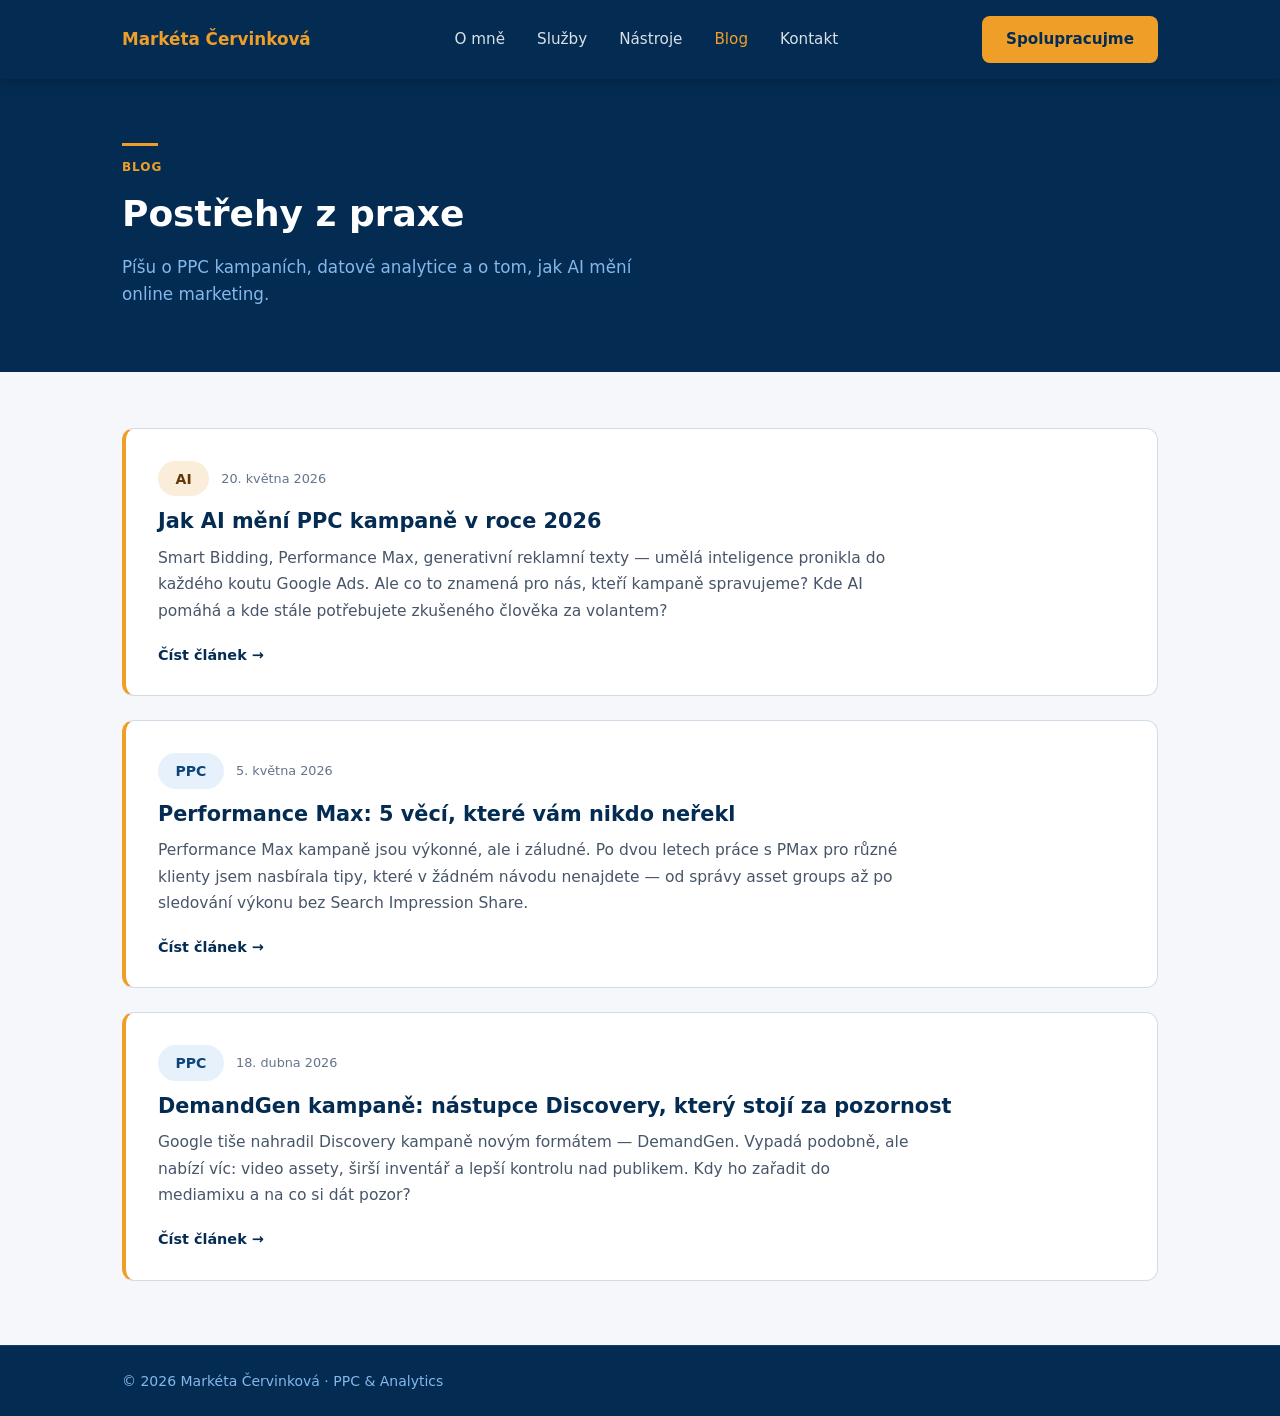
<file: blog.html>
<!DOCTYPE html>
<html lang="cs">
  <head>
    <meta charset="UTF-8" />
    <meta name="viewport" content="width=device-width, initial-scale=1.0" />
    <title>Blog — Markéta Červinková</title>
    <link rel="stylesheet" href="css/style.css" />
    <link rel="stylesheet" href="css/blog.css" />
  </head>
  <body>

    <!-- NAVIGACE -->
    <header class="navbar">
      <div class="navbar__inner">
        <a href="index.html" class="navbar__logo">Markéta Červinková</a>
        <nav class="navbar__links">
          <a href="index.html#o-mne">O mně</a>
          <a href="index.html#sluzby">Služby</a>
          <a href="index.html#nastroje">Nástroje</a>
          <a href="blog.html" class="navbar__link--active">Blog</a>
          <a href="index.html#kontakt">Kontakt</a>
        </nav>
        <a href="index.html#kontakt" class="btn btn--accent">Spolupracujme</a>
      </div>
    </header>

    <!-- PAGE HEADER -->
    <section class="page-header">
      <div class="section-inner">
        <div class="deco-bar"></div>
        <p class="section-label">Blog</p>
        <h1>Postřehy z praxe</h1>
        <p class="page-header__sub">Píšu o PPC kampaních, datové analytice a o tom, jak AI mění online marketing.</p>
      </div>
    </section>

    <!-- SEZNAM ČLÁNKŮ -->
    <main class="blog-main">
      <div class="section-inner">
        <div class="article-list">

          <article class="article-card">
            <div class="article-card__meta">
              <span class="chip chip--gold">AI</span>
              <time class="article-card__date">20. května 2026</time>
            </div>
            <h2 class="article-card__title">
              <a href="blog/ai-v-ppc-kampanich.html">Jak AI mění PPC kampaně v roce 2026</a>
            </h2>
            <p class="article-card__excerpt">
              Smart Bidding, Performance Max, generativní reklamní texty — umělá inteligence pronikla do každého koutu Google Ads. Ale co to znamená pro nás, kteří kampaně spravujeme? Kde AI pomáhá a kde stále potřebujete zkušeného člověka za volantem?
            </p>
            <a href="blog/ai-v-ppc-kampanich.html" class="article-card__link">Číst článek →</a>
          </article>

          <article class="article-card">
            <div class="article-card__meta">
              <span class="chip chip--blue">PPC</span>
              <time class="article-card__date">5. května 2026</time>
            </div>
            <h2 class="article-card__title">
              <a href="blog/performance-max.html">Performance Max: 5 věcí, které vám nikdo neřekl</a>
            </h2>
            <p class="article-card__excerpt">
              Performance Max kampaně jsou výkonné, ale i záludné. Po dvou letech práce s PMax pro různé klienty jsem nasbírala tipy, které v žádném návodu nenajdete — od správy asset groups až po sledování výkonu bez Search Impression Share.
            </p>
            <a href="blog/performance-max.html" class="article-card__link">Číst článek →</a>
          </article>

          <article class="article-card">
            <div class="article-card__meta">
              <span class="chip chip--blue">PPC</span>
              <time class="article-card__date">18. dubna 2026</time>
            </div>
            <h2 class="article-card__title">
              <a href="blog/demandgen-kampane.html">DemandGen kampaně: nástupce Discovery, který stojí za pozornost</a>
            </h2>
            <p class="article-card__excerpt">
              Google tiše nahradil Discovery kampaně novým formátem — DemandGen. Vypadá podobně, ale nabízí víc: video assety, širší inventář a lepší kontrolu nad publikem. Kdy ho zařadit do mediamixu a na co si dát pozor?
            </p>
            <a href="blog/demandgen-kampane.html" class="article-card__link">Číst článek →</a>
          </article>

        </div>
      </div>
    </main>

    <!-- FOOTER -->
    <footer class="footer">
      <div class="footer__inner">
        <p>© 2026 Markéta Červinková · PPC & Analytics</p>
      </div>
    </footer>

  </body>
</html>
</file>
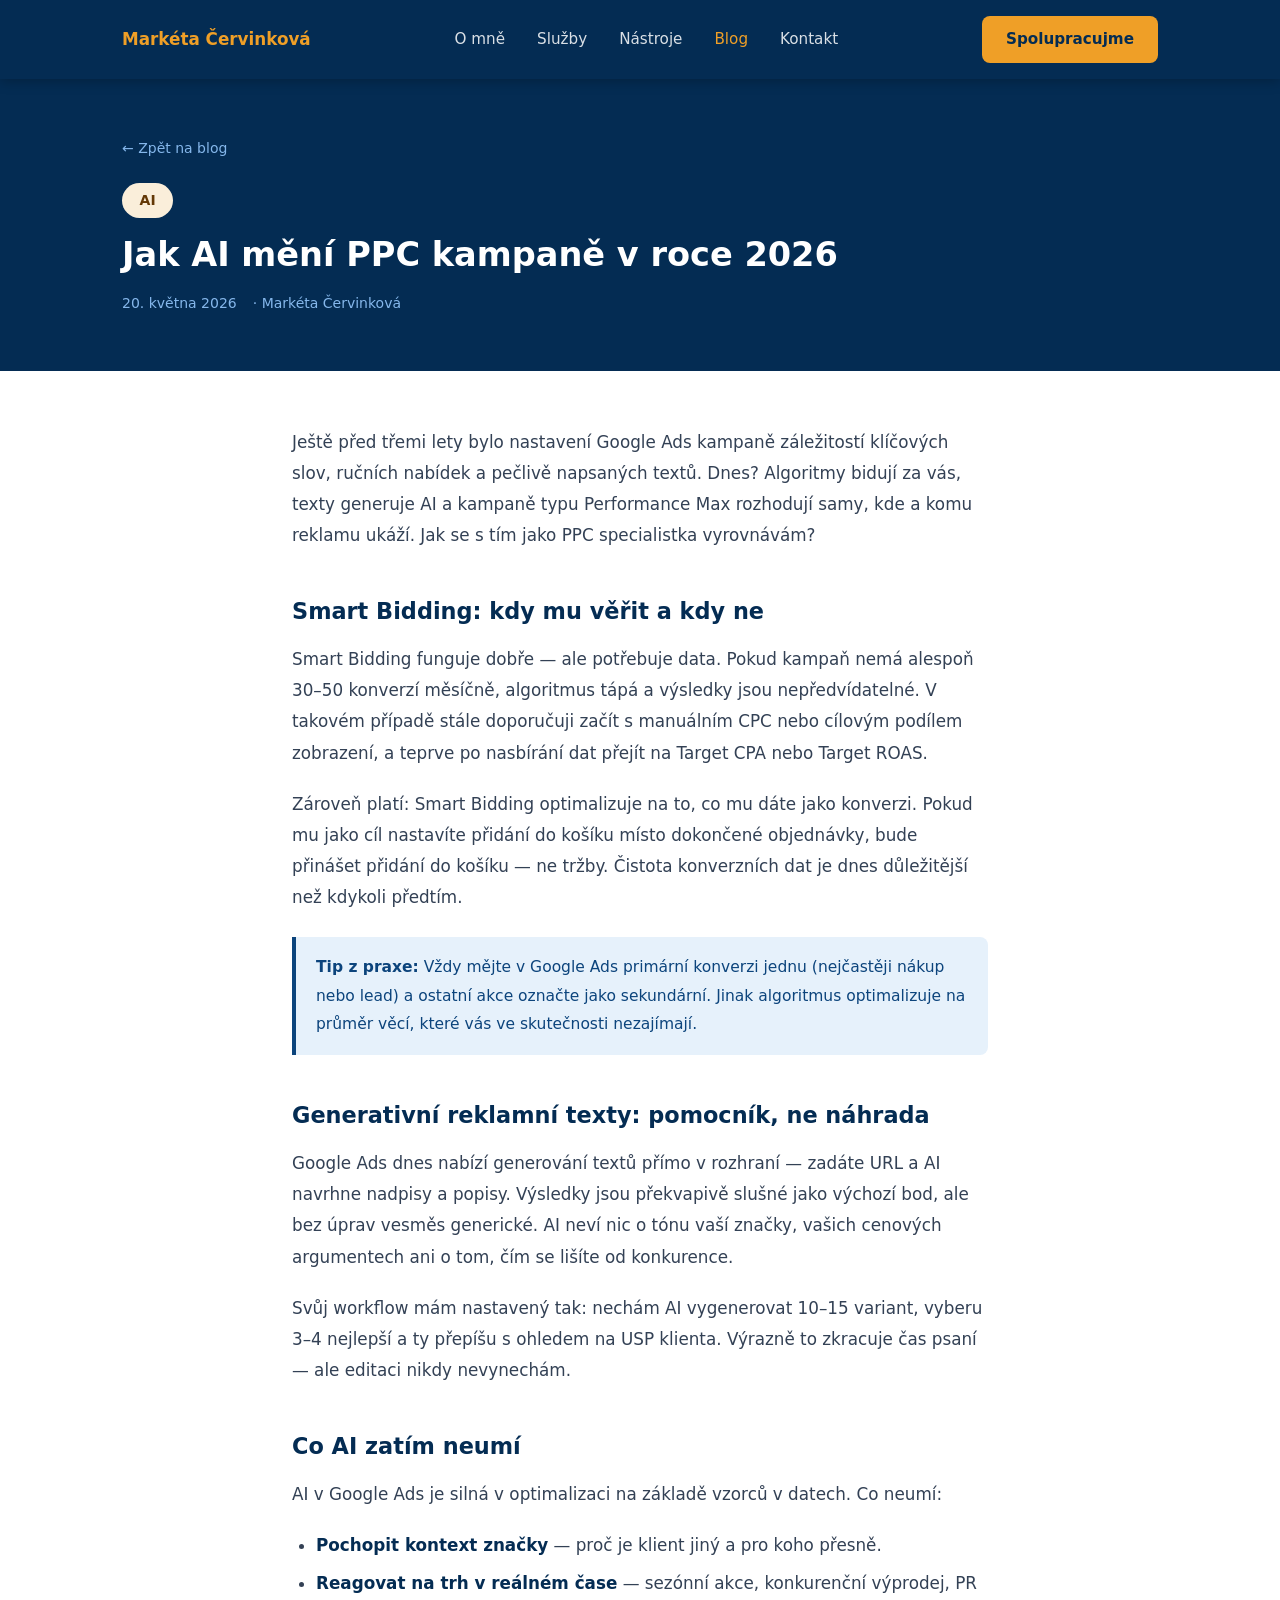
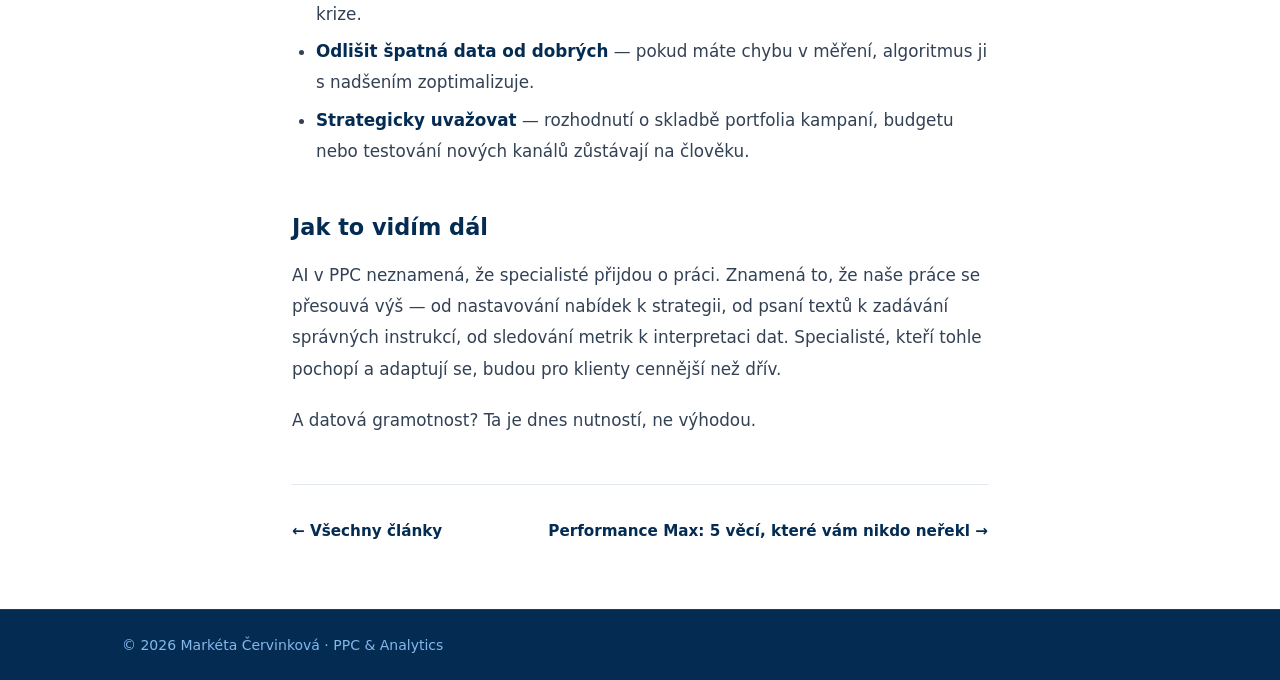
<file: blog/ai-v-ppc-kampanich.html>
<!DOCTYPE html>
<html lang="cs">
  <head>
    <meta charset="UTF-8" />
    <meta name="viewport" content="width=device-width, initial-scale=1.0" />
    <title>Jak AI mění PPC kampaně v roce 2026 — Markéta Červinková</title>
    <link rel="stylesheet" href="../css/style.css" />
    <link rel="stylesheet" href="../css/blog.css" />
  </head>
  <body>

    <header class="navbar">
      <div class="navbar__inner">
        <a href="../index.html" class="navbar__logo">Markéta Červinková</a>
        <nav class="navbar__links">
          <a href="../index.html#o-mne">O mně</a>
          <a href="../index.html#sluzby">Služby</a>
          <a href="../index.html#nastroje">Nástroje</a>
          <a href="../blog.html" class="navbar__link--active">Blog</a>
          <a href="../index.html#kontakt">Kontakt</a>
        </nav>
        <a href="../index.html#kontakt" class="btn btn--accent">Spolupracujme</a>
      </div>
    </header>

    <section class="article-header">
      <div class="section-inner">
        <a href="../blog.html" class="article-header__back">← Zpět na blog</a>
        <div class="article-header__meta" style="margin-bottom: 1rem;">
          <span class="chip chip--gold">AI</span>
        </div>
        <h1>Jak AI mění PPC kampaně v roce 2026</h1>
        <div class="article-header__meta">
          <span class="article-header__date">20. května 2026</span>
          <span class="article-header__author">· Markéta Červinková</span>
        </div>
      </div>
    </section>

    <section class="article-body">
      <div class="section-inner">
        <div class="article-content">

          <p>
            Ještě před třemi lety bylo nastavení Google Ads kampaně záležitostí klíčových slov, ručních nabídek a pečlivě napsaných textů. Dnes? Algoritmy bidují za vás, texty generuje AI a kampaně typu Performance Max rozhodují samy, kde a komu reklamu ukáží. Jak se s tím jako PPC specialistka vyrovnávám?
          </p>

          <h2>Smart Bidding: kdy mu věřit a kdy ne</h2>
          <p>
            Smart Bidding funguje dobře — ale potřebuje data. Pokud kampaň nemá alespoň 30–50 konverzí měsíčně, algoritmus tápá a výsledky jsou nepředvídatelné. V takovém případě stále doporučuji začít s manuálním CPC nebo cílovým podílem zobrazení, a teprve po nasbírání dat přejít na Target CPA nebo Target ROAS.
          </p>
          <p>
            Zároveň platí: Smart Bidding optimalizuje na to, co mu dáte jako konverzi. Pokud mu jako cíl nastavíte přidání do košíku místo dokončené objednávky, bude přinášet přidání do košíku — ne tržby. Čistota konverzních dat je dnes důležitější než kdykoli předtím.
          </p>

          <div class="tip">
            <strong>Tip z praxe:</strong> Vždy mějte v Google Ads primární konverzi jednu (nejčastěji nákup nebo lead) a ostatní akce označte jako sekundární. Jinak algoritmus optimalizuje na průměr věcí, které vás ve skutečnosti nezajímají.
          </div>

          <h2>Generativní reklamní texty: pomocník, ne náhrada</h2>
          <p>
            Google Ads dnes nabízí generování textů přímo v rozhraní — zadáte URL a AI navrhne nadpisy a popisy. Výsledky jsou překvapivě slušné jako výchozí bod, ale bez úprav vesměs generické. AI neví nic o tónu vaší značky, vašich cenových argumentech ani o tom, čím se lišíte od konkurence.
          </p>
          <p>
            Svůj workflow mám nastavený tak: nechám AI vygenerovat 10–15 variant, vyberu 3–4 nejlepší a ty přepíšu s ohledem na USP klienta. Výrazně to zkracuje čas psaní — ale editaci nikdy nevynechám.
          </p>

          <h2>Co AI zatím neumí</h2>
          <p>
            AI v Google Ads je silná v optimalizaci na základě vzorců v datech. Co neumí:
          </p>
          <ul>
            <li><strong>Pochopit kontext značky</strong> — proč je klient jiný a pro koho přesně.</li>
            <li><strong>Reagovat na trh v reálném čase</strong> — sezónní akce, konkurenční výprodej, PR krize.</li>
            <li><strong>Odlišit špatná data od dobrých</strong> — pokud máte chybu v měření, algoritmus ji s nadšením zoptimalizuje.</li>
            <li><strong>Strategicky uvažovat</strong> — rozhodnutí o skladbě portfolia kampaní, budgetu nebo testování nových kanálů zůstávají na člověku.</li>
          </ul>

          <h2>Jak to vidím dál</h2>
          <p>
            AI v PPC neznamená, že specialisté přijdou o práci. Znamená to, že naše práce se přesouvá výš — od nastavování nabídek k strategii, od psaní textů k zadávání správných instrukcí, od sledování metrik k interpretaci dat. Specialisté, kteří tohle pochopí a adaptují se, budou pro klienty cennější než dřív.
          </p>
          <p>
            A datová gramotnost? Ta je dnes nutností, ne výhodou.
          </p>

          <div class="article-nav">
            <a href="../blog.html">← Všechny články</a>
            <a href="performance-max.html">Performance Max: 5 věcí, které vám nikdo neřekl →</a>
          </div>

        </div>
      </div>
    </section>

    <footer class="footer">
      <div class="footer__inner">
        <p>© 2026 Markéta Červinková · PPC & Analytics</p>
      </div>
    </footer>

  </body>
</html>
</file>
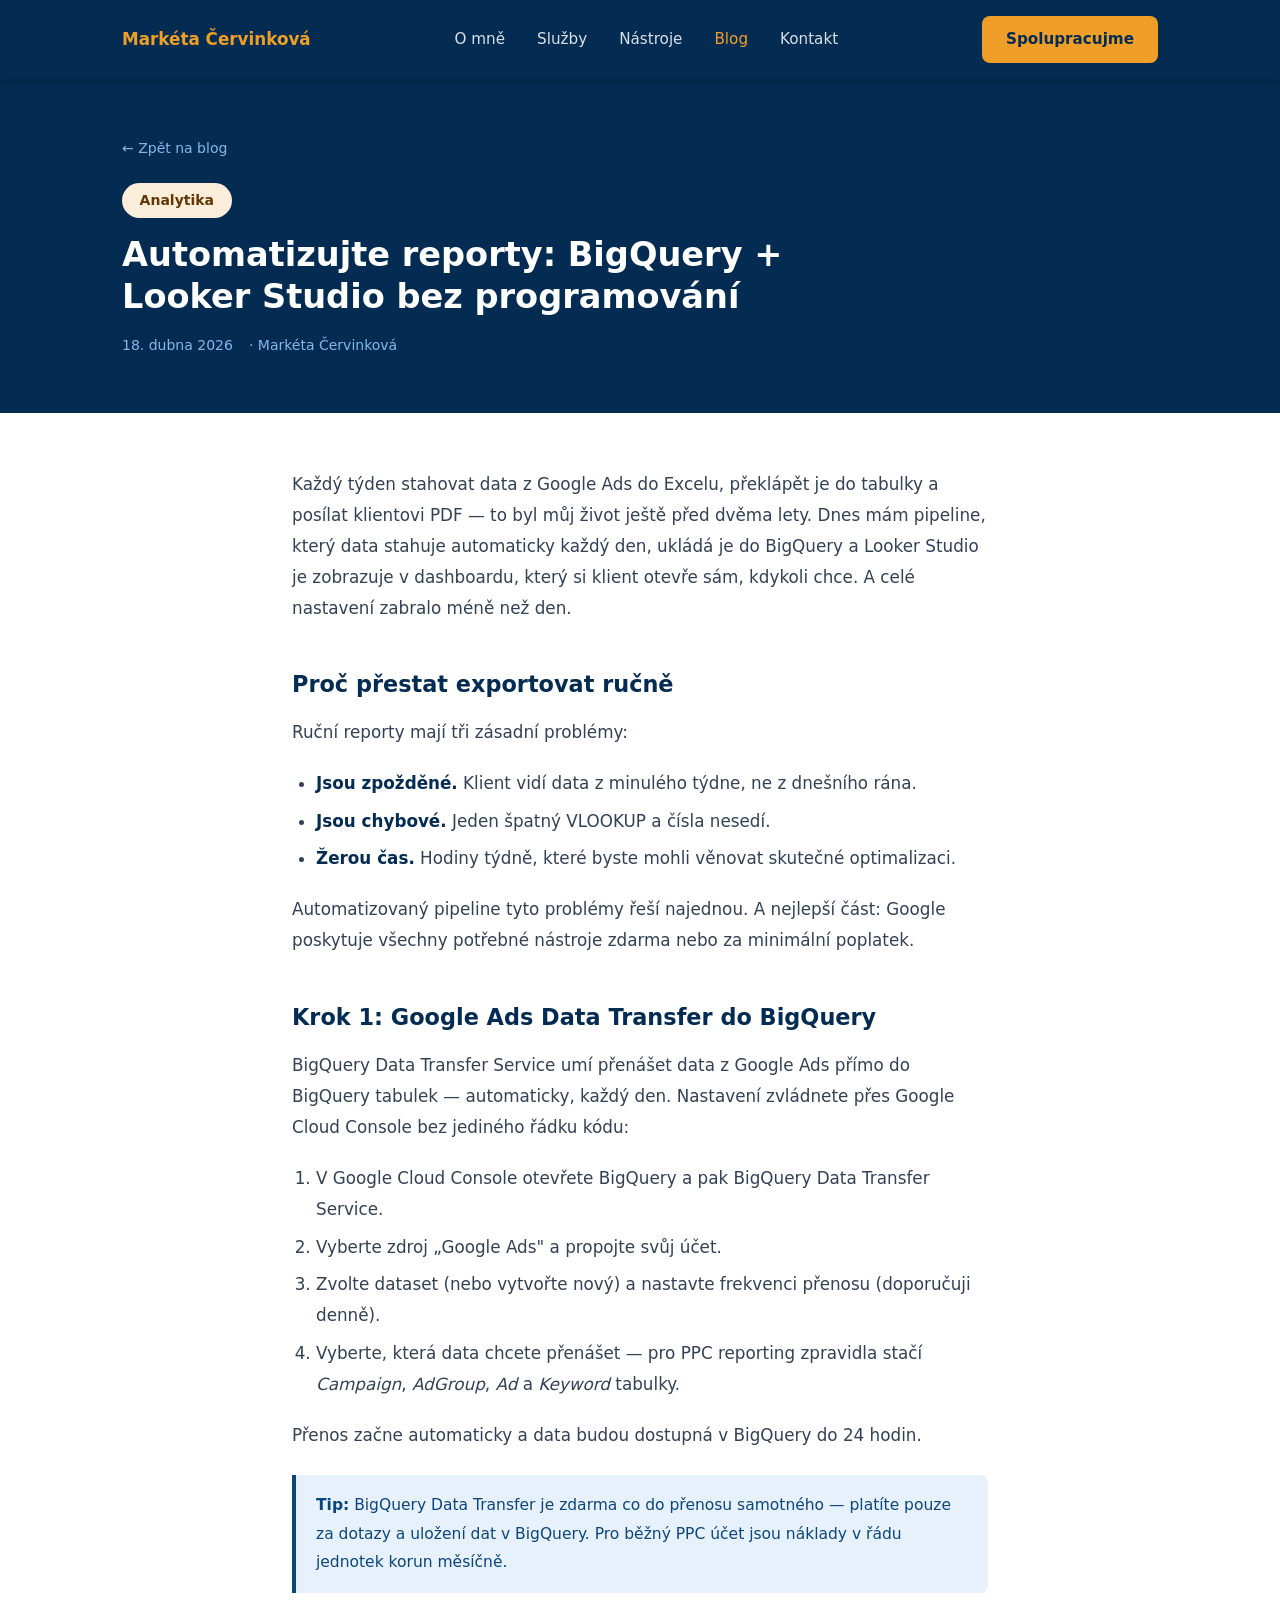
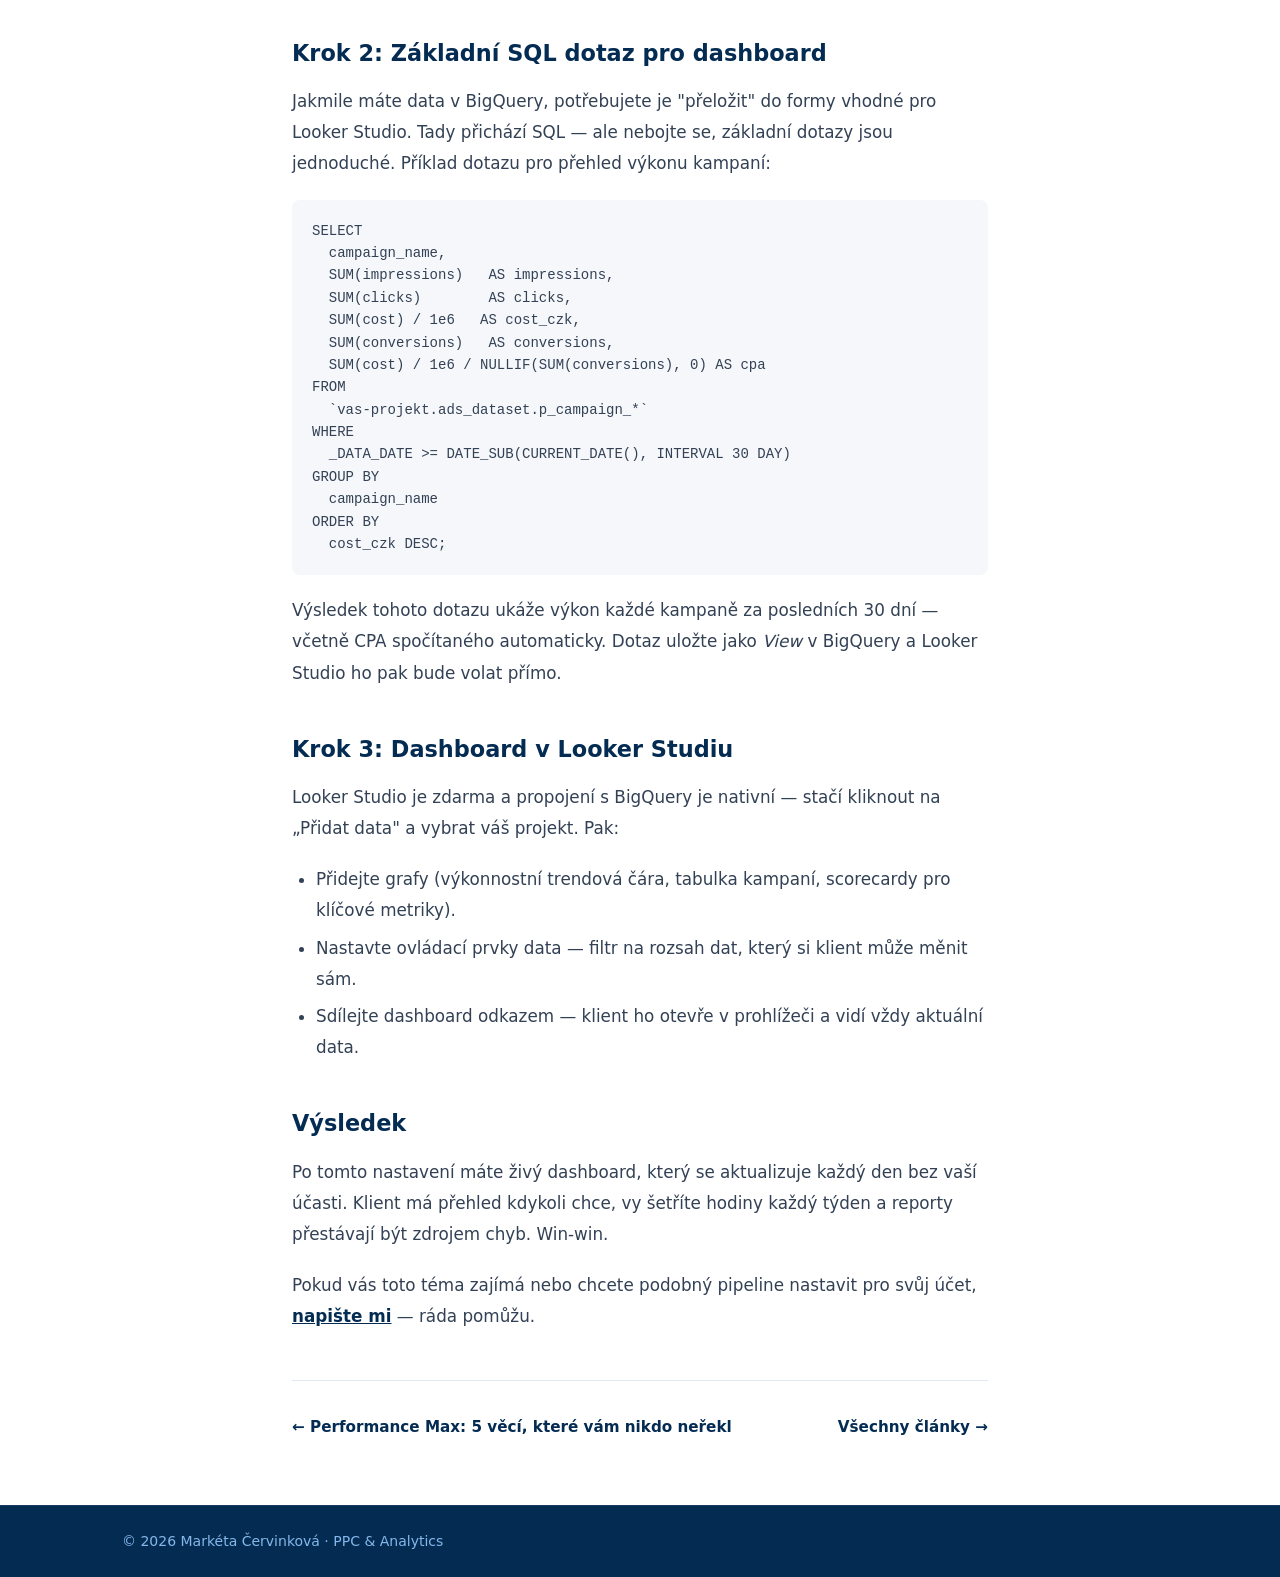
<file: blog/bigquery-looker-studio.html>
<!DOCTYPE html>
<html lang="cs">
  <head>
    <meta charset="UTF-8" />
    <meta name="viewport" content="width=device-width, initial-scale=1.0" />
    <title>Automatizujte reporty: BigQuery + Looker Studio — Markéta Červinková</title>
    <link rel="stylesheet" href="../css/style.css" />
    <link rel="stylesheet" href="../css/blog.css" />
  </head>
  <body>

    <header class="navbar">
      <div class="navbar__inner">
        <a href="../index.html" class="navbar__logo">Markéta Červinková</a>
        <nav class="navbar__links">
          <a href="../index.html#o-mne">O mně</a>
          <a href="../index.html#sluzby">Služby</a>
          <a href="../index.html#nastroje">Nástroje</a>
          <a href="../blog.html" class="navbar__link--active">Blog</a>
          <a href="../index.html#kontakt">Kontakt</a>
        </nav>
        <a href="../index.html#kontakt" class="btn btn--accent">Spolupracujme</a>
      </div>
    </header>

    <section class="article-header">
      <div class="section-inner">
        <a href="../blog.html" class="article-header__back">← Zpět na blog</a>
        <div class="article-header__meta" style="margin-bottom: 1rem;">
          <span class="chip chip--gold">Analytika</span>
        </div>
        <h1>Automatizujte reporty: BigQuery + Looker Studio bez programování</h1>
        <div class="article-header__meta">
          <span class="article-header__date">18. dubna 2026</span>
          <span class="article-header__author">· Markéta Červinková</span>
        </div>
      </div>
    </section>

    <section class="article-body">
      <div class="section-inner">
        <div class="article-content">

          <p>
            Každý týden stahovat data z Google Ads do Excelu, překlápět je do tabulky a posílat klientovi PDF — to byl můj život ještě před dvěma lety. Dnes mám pipeline, který data stahuje automaticky každý den, ukládá je do BigQuery a Looker Studio je zobrazuje v dashboardu, který si klient otevře sám, kdykoli chce. A celé nastavení zabralo méně než den.
          </p>

          <h2>Proč přestat exportovat ručně</h2>
          <p>
            Ruční reporty mají tři zásadní problémy:
          </p>
          <ul>
            <li><strong>Jsou zpožděné.</strong> Klient vidí data z minulého týdne, ne z dnešního rána.</li>
            <li><strong>Jsou chybové.</strong> Jeden špatný VLOOKUP a čísla nesedí.</li>
            <li><strong>Žerou čas.</strong> Hodiny týdně, které byste mohli věnovat skutečné optimalizaci.</li>
          </ul>
          <p>
            Automatizovaný pipeline tyto problémy řeší najednou. A nejlepší část: Google poskytuje všechny potřebné nástroje zdarma nebo za minimální poplatek.
          </p>

          <h2>Krok 1: Google Ads Data Transfer do BigQuery</h2>
          <p>
            BigQuery Data Transfer Service umí přenášet data z Google Ads přímo do BigQuery tabulek — automaticky, každý den. Nastavení zvládnete přes Google Cloud Console bez jediného řádku kódu:
          </p>
          <ol>
            <li>V Google Cloud Console otevřete BigQuery a pak BigQuery Data Transfer Service.</li>
            <li>Vyberte zdroj „Google Ads" a propojte svůj účet.</li>
            <li>Zvolte dataset (nebo vytvořte nový) a nastavte frekvenci přenosu (doporučuji denně).</li>
            <li>Vyberte, která data chcete přenášet — pro PPC reporting zpravidla stačí <em>Campaign</em>, <em>AdGroup</em>, <em>Ad</em> a <em>Keyword</em> tabulky.</li>
          </ol>
          <p>
            Přenos začne automaticky a data budou dostupná v BigQuery do 24 hodin.
          </p>

          <div class="tip">
            <strong>Tip:</strong> BigQuery Data Transfer je zdarma co do přenosu samotného — platíte pouze za dotazy a uložení dat v BigQuery. Pro běžný PPC účet jsou náklady v řádu jednotek korun měsíčně.
          </div>

          <h2>Krok 2: Základní SQL dotaz pro dashboard</h2>
          <p>
            Jakmile máte data v BigQuery, potřebujete je "přeložit" do formy vhodné pro Looker Studio. Tady přichází SQL — ale nebojte se, základní dotazy jsou jednoduché. Příklad dotazu pro přehled výkonu kampaní:
          </p>
          <pre style="background:#f5f7fa; border-radius:8px; padding:1.25rem; overflow-x:auto; font-size:0.875rem; line-height:1.6; color:#334155; margin: 1.25rem 0;"><code>SELECT
  campaign_name,
  SUM(impressions)   AS impressions,
  SUM(clicks)        AS clicks,
  SUM(cost) / 1e6   AS cost_czk,
  SUM(conversions)   AS conversions,
  SUM(cost) / 1e6 / NULLIF(SUM(conversions), 0) AS cpa
FROM
  `vas-projekt.ads_dataset.p_campaign_*`
WHERE
  _DATA_DATE >= DATE_SUB(CURRENT_DATE(), INTERVAL 30 DAY)
GROUP BY
  campaign_name
ORDER BY
  cost_czk DESC;</code></pre>
          <p>
            Výsledek tohoto dotazu ukáže výkon každé kampaně za posledních 30 dní — včetně CPA spočítaného automaticky. Dotaz uložte jako <em>View</em> v BigQuery a Looker Studio ho pak bude volat přímo.
          </p>

          <h2>Krok 3: Dashboard v Looker Studiu</h2>
          <p>
            Looker Studio je zdarma a propojení s BigQuery je nativní — stačí kliknout na „Přidat data" a vybrat váš projekt. Pak:
          </p>
          <ul>
            <li>Přidejte grafy (výkonnostní trendová čára, tabulka kampaní, scorecardy pro klíčové metriky).</li>
            <li>Nastavte ovládací prvky data — filtr na rozsah dat, který si klient může měnit sám.</li>
            <li>Sdílejte dashboard odkazem — klient ho otevře v prohlížeči a vidí vždy aktuální data.</li>
          </ul>

          <h2>Výsledek</h2>
          <p>
            Po tomto nastavení máte živý dashboard, který se aktualizuje každý den bez vaší účasti. Klient má přehled kdykoli chce, vy šetříte hodiny každý týden a reporty přestávají být zdrojem chyb. Win-win.
          </p>
          <p>
            Pokud vás toto téma zajímá nebo chcete podobný pipeline nastavit pro svůj účet, <a href="../index.html#kontakt" style="color: var(--primary); font-weight: 600;">napište mi</a> — ráda pomůžu.
          </p>

          <div class="article-nav">
            <a href="performance-max.html">← Performance Max: 5 věcí, které vám nikdo neřekl</a>
            <a href="../blog.html">Všechny články →</a>
          </div>

        </div>
      </div>
    </section>

    <footer class="footer">
      <div class="footer__inner">
        <p>© 2026 Markéta Červinková · PPC & Analytics</p>
      </div>
    </footer>

  </body>
</html>
</file>
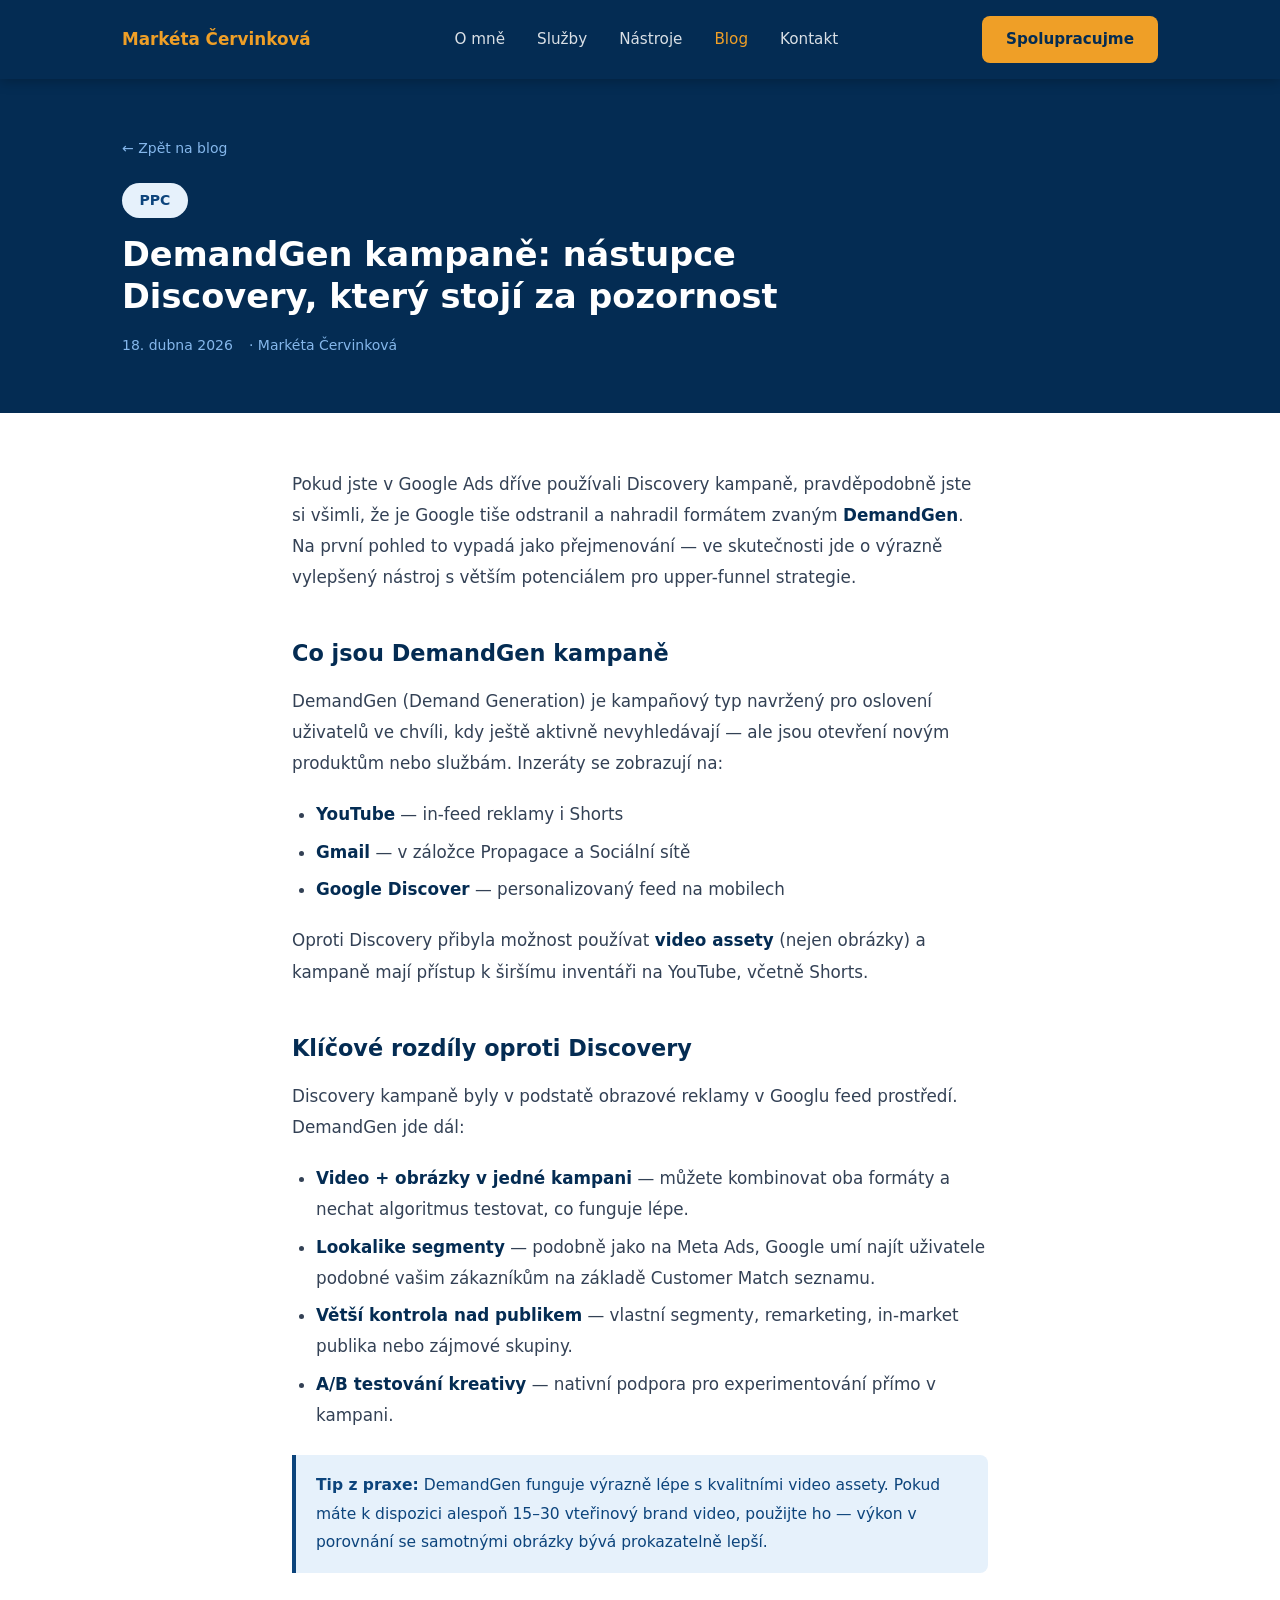
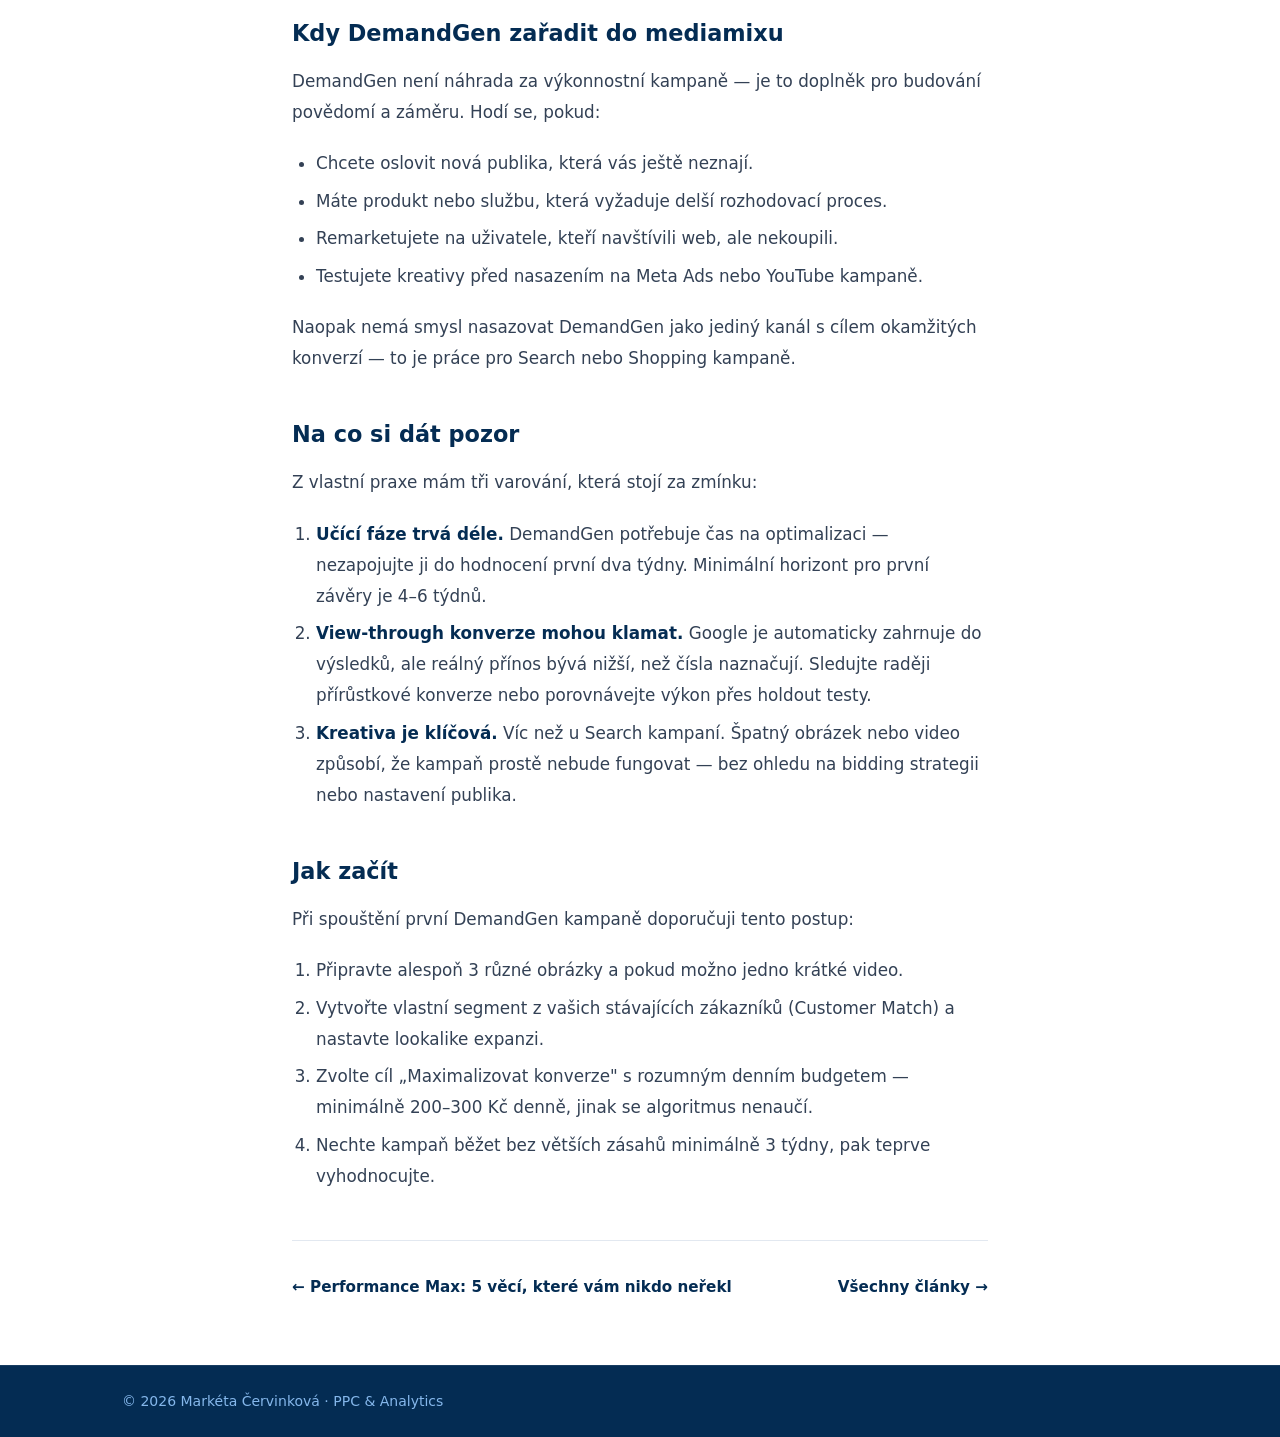
<file: blog/demandgen-kampane.html>
<!DOCTYPE html>
<html lang="cs">
  <head>
    <meta charset="UTF-8" />
    <meta name="viewport" content="width=device-width, initial-scale=1.0" />
    <title>DemandGen kampaně: nástupce Discovery, který stojí za pozornost — Markéta Červinková</title>
    <link rel="stylesheet" href="../css/style.css" />
    <link rel="stylesheet" href="../css/blog.css" />
  </head>
  <body>

    <header class="navbar">
      <div class="navbar__inner">
        <a href="../index.html" class="navbar__logo">Markéta Červinková</a>
        <nav class="navbar__links">
          <a href="../index.html#o-mne">O mně</a>
          <a href="../index.html#sluzby">Služby</a>
          <a href="../index.html#nastroje">Nástroje</a>
          <a href="../blog.html" class="navbar__link--active">Blog</a>
          <a href="../index.html#kontakt">Kontakt</a>
        </nav>
        <a href="../index.html#kontakt" class="btn btn--accent">Spolupracujme</a>
      </div>
    </header>

    <section class="article-header">
      <div class="section-inner">
        <a href="../blog.html" class="article-header__back">← Zpět na blog</a>
        <div class="article-header__meta" style="margin-bottom: 1rem;">
          <span class="chip chip--blue">PPC</span>
        </div>
        <h1>DemandGen kampaně: nástupce Discovery, který stojí za pozornost</h1>
        <div class="article-header__meta">
          <span class="article-header__date">18. dubna 2026</span>
          <span class="article-header__author">· Markéta Červinková</span>
        </div>
      </div>
    </section>

    <section class="article-body">
      <div class="section-inner">
        <div class="article-content">

          <p>
            Pokud jste v Google Ads dříve používali Discovery kampaně, pravděpodobně jste si všimli, že je Google tiše odstranil a nahradil formátem zvaným <strong>DemandGen</strong>. Na první pohled to vypadá jako přejmenování — ve skutečnosti jde o výrazně vylepšený nástroj s větším potenciálem pro upper-funnel strategie.
          </p>

          <h2>Co jsou DemandGen kampaně</h2>
          <p>
            DemandGen (Demand Generation) je kampañový typ navržený pro oslovení uživatelů ve chvíli, kdy ještě aktivně nevyhledávají — ale jsou otevření novým produktům nebo službám. Inzeráty se zobrazují na:
          </p>
          <ul>
            <li><strong>YouTube</strong> — in-feed reklamy i Shorts</li>
            <li><strong>Gmail</strong> — v záložce Propagace a Sociální sítě</li>
            <li><strong>Google Discover</strong> — personalizovaný feed na mobilech</li>
          </ul>
          <p>
            Oproti Discovery přibyla možnost používat <strong>video assety</strong> (nejen obrázky) a kampaně mají přístup k širšímu inventáři na YouTube, včetně Shorts.
          </p>

          <h2>Klíčové rozdíly oproti Discovery</h2>
          <p>
            Discovery kampaně byly v podstatě obrazové reklamy v Googlu feed prostředí. DemandGen jde dál:
          </p>
          <ul>
            <li><strong>Video + obrázky v jedné kampani</strong> — můžete kombinovat oba formáty a nechat algoritmus testovat, co funguje lépe.</li>
            <li><strong>Lookalike segmenty</strong> — podobně jako na Meta Ads, Google umí najít uživatele podobné vašim zákazníkům na základě Customer Match seznamu.</li>
            <li><strong>Větší kontrola nad publikem</strong> — vlastní segmenty, remarketing, in-market publika nebo zájmové skupiny.</li>
            <li><strong>A/B testování kreativy</strong> — nativní podpora pro experimentování přímo v kampani.</li>
          </ul>

          <div class="tip">
            <strong>Tip z praxe:</strong> DemandGen funguje výrazně lépe s kvalitními video assety. Pokud máte k dispozici alespoň 15–30 vteřinový brand video, použijte ho — výkon v porovnání se samotnými obrázky bývá prokazatelně lepší.
          </div>

          <h2>Kdy DemandGen zařadit do mediamixu</h2>
          <p>
            DemandGen není náhrada za výkonnostní kampaně — je to doplněk pro budování povědomí a záměru. Hodí se, pokud:
          </p>
          <ul>
            <li>Chcete oslovit nová publika, která vás ještě neznají.</li>
            <li>Máte produkt nebo službu, která vyžaduje delší rozhodovací proces.</li>
            <li>Remarketujete na uživatele, kteří navštívili web, ale nekoupili.</li>
            <li>Testujete kreativy před nasazením na Meta Ads nebo YouTube kampaně.</li>
          </ul>
          <p>
            Naopak nemá smysl nasazovat DemandGen jako jediný kanál s cílem okamžitých konverzí — to je práce pro Search nebo Shopping kampaně.
          </p>

          <h2>Na co si dát pozor</h2>
          <p>
            Z vlastní praxe mám tři varování, která stojí za zmínku:
          </p>
          <ol>
            <li><strong>Učící fáze trvá déle.</strong> DemandGen potřebuje čas na optimalizaci — nezapojujte ji do hodnocení první dva týdny. Minimální horizont pro první závěry je 4–6 týdnů.</li>
            <li><strong>View-through konverze mohou klamat.</strong> Google je automaticky zahrnuje do výsledků, ale reálný přínos bývá nižší, než čísla naznačují. Sledujte raději přírůstkové konverze nebo porovnávejte výkon přes holdout testy.</li>
            <li><strong>Kreativa je klíčová.</strong> Víc než u Search kampaní. Špatný obrázek nebo video způsobí, že kampaň prostě nebude fungovat — bez ohledu na bidding strategii nebo nastavení publika.</li>
          </ol>

          <h2>Jak začít</h2>
          <p>
            Při spouštění první DemandGen kampaně doporučuji tento postup:
          </p>
          <ol>
            <li>Připravte alespoň 3 různé obrázky a pokud možno jedno krátké video.</li>
            <li>Vytvořte vlastní segment z vašich stávajících zákazníků (Customer Match) a nastavte lookalike expanzi.</li>
            <li>Zvolte cíl „Maximalizovat konverze" s rozumným denním budgetem — minimálně 200–300 Kč denně, jinak se algoritmus nenaučí.</li>
            <li>Nechte kampaň běžet bez větších zásahů minimálně 3 týdny, pak teprve vyhodnocujte.</li>
          </ol>

          <div class="article-nav">
            <a href="performance-max.html">← Performance Max: 5 věcí, které vám nikdo neřekl</a>
            <a href="../blog.html">Všechny články →</a>
          </div>

        </div>
      </div>
    </section>

    <footer class="footer">
      <div class="footer__inner">
        <p>© 2026 Markéta Červinková · PPC & Analytics</p>
      </div>
    </footer>

  </body>
</html>
</file>
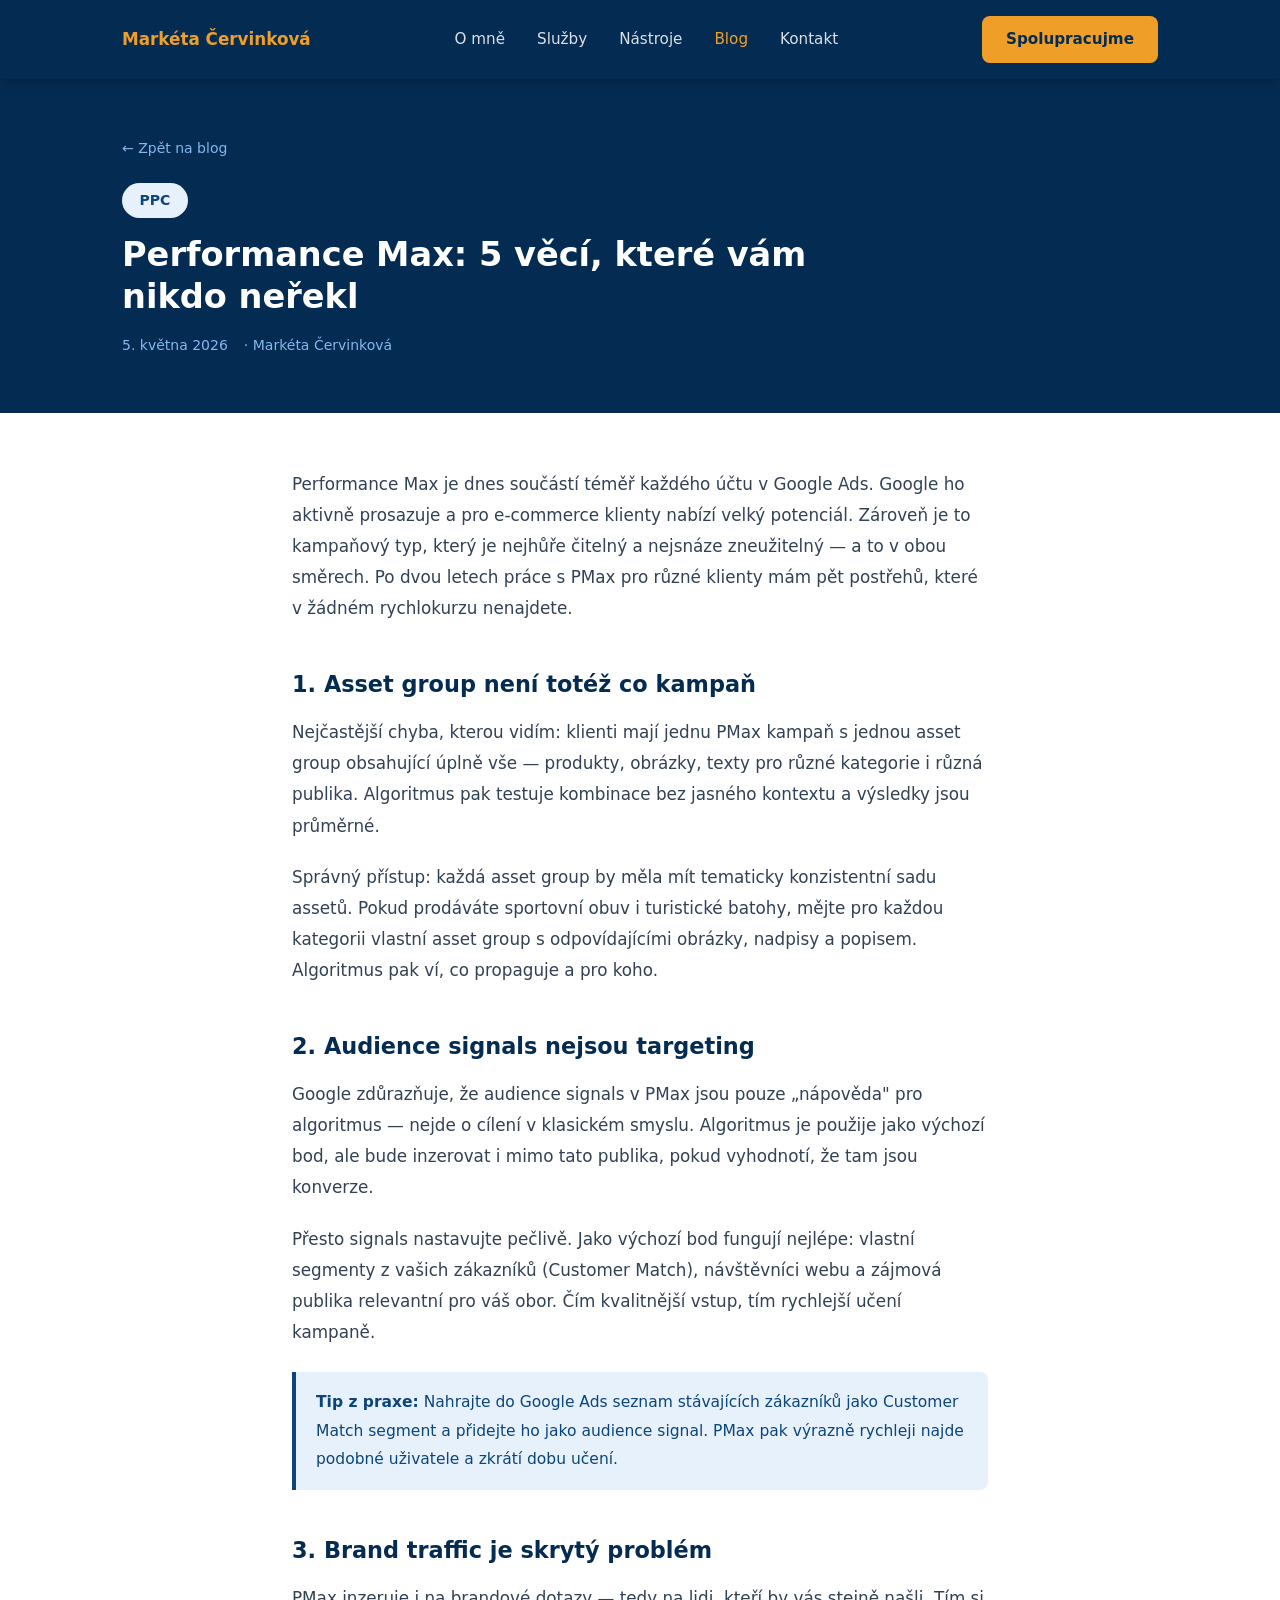
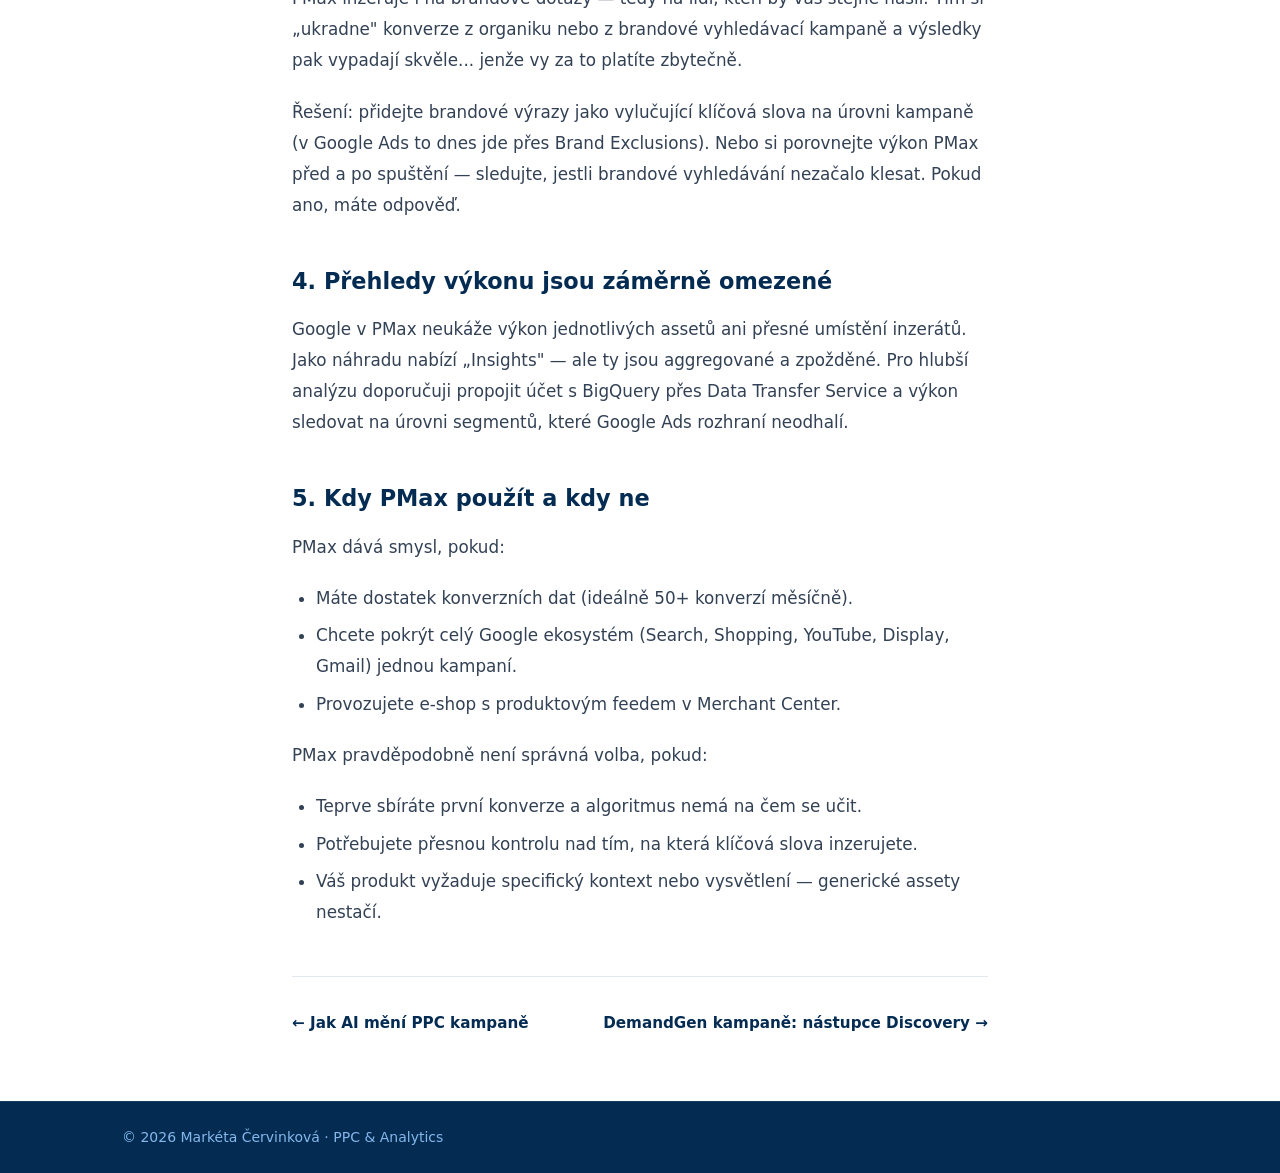
<file: blog/performance-max.html>
<!DOCTYPE html>
<html lang="cs">
  <head>
    <meta charset="UTF-8" />
    <meta name="viewport" content="width=device-width, initial-scale=1.0" />
    <title>Performance Max: 5 věcí, které vám nikdo neřekl — Markéta Červinková</title>
    <link rel="stylesheet" href="../css/style.css" />
    <link rel="stylesheet" href="../css/blog.css" />
  </head>
  <body>

    <header class="navbar">
      <div class="navbar__inner">
        <a href="../index.html" class="navbar__logo">Markéta Červinková</a>
        <nav class="navbar__links">
          <a href="../index.html#o-mne">O mně</a>
          <a href="../index.html#sluzby">Služby</a>
          <a href="../index.html#nastroje">Nástroje</a>
          <a href="../blog.html" class="navbar__link--active">Blog</a>
          <a href="../index.html#kontakt">Kontakt</a>
        </nav>
        <a href="../index.html#kontakt" class="btn btn--accent">Spolupracujme</a>
      </div>
    </header>

    <section class="article-header">
      <div class="section-inner">
        <a href="../blog.html" class="article-header__back">← Zpět na blog</a>
        <div class="article-header__meta" style="margin-bottom: 1rem;">
          <span class="chip chip--blue">PPC</span>
        </div>
        <h1>Performance Max: 5 věcí, které vám nikdo neřekl</h1>
        <div class="article-header__meta">
          <span class="article-header__date">5. května 2026</span>
          <span class="article-header__author">· Markéta Červinková</span>
        </div>
      </div>
    </section>

    <section class="article-body">
      <div class="section-inner">
        <div class="article-content">

          <p>
            Performance Max je dnes součástí téměř každého účtu v Google Ads. Google ho aktivně prosazuje a pro e-commerce klienty nabízí velký potenciál. Zároveň je to kampaňový typ, který je nejhůře čitelný a nejsnáze zneužitelný — a to v obou směrech. Po dvou letech práce s PMax pro různé klienty mám pět postřehů, které v žádném rychlokurzu nenajdete.
          </p>

          <h2>1. Asset group není totéž co kampaň</h2>
          <p>
            Nejčastější chyba, kterou vidím: klienti mají jednu PMax kampaň s jednou asset group obsahující úplně vše — produkty, obrázky, texty pro různé kategorie i různá publika. Algoritmus pak testuje kombinace bez jasného kontextu a výsledky jsou průměrné.
          </p>
          <p>
            Správný přístup: každá asset group by měla mít tematicky konzistentní sadu assetů. Pokud prodáváte sportovní obuv i turistické batohy, mějte pro každou kategorii vlastní asset group s odpovídajícími obrázky, nadpisy a popisem. Algoritmus pak ví, co propaguje a pro koho.
          </p>

          <h2>2. Audience signals nejsou targeting</h2>
          <p>
            Google zdůrazňuje, že audience signals v PMax jsou pouze „nápověda" pro algoritmus — nejde o cílení v klasickém smyslu. Algoritmus je použije jako výchozí bod, ale bude inzerovat i mimo tato publika, pokud vyhodnotí, že tam jsou konverze.
          </p>
          <p>
            Přesto signals nastavujte pečlivě. Jako výchozí bod fungují nejlépe: vlastní segmenty z vašich zákazníků (Customer Match), návštěvníci webu a zájmová publika relevantní pro váš obor. Čím kvalitnější vstup, tím rychlejší učení kampaně.
          </p>

          <div class="tip">
            <strong>Tip z praxe:</strong> Nahrajte do Google Ads seznam stávajících zákazníků jako Customer Match segment a přidejte ho jako audience signal. PMax pak výrazně rychleji najde podobné uživatele a zkrátí dobu učení.
          </div>

          <h2>3. Brand traffic je skrytý problém</h2>
          <p>
            PMax inzeruje i na brandové dotazy — tedy na lidi, kteří by vás stejně našli. Tím si „ukradne" konverze z organiku nebo z brandové vyhledávací kampaně a výsledky pak vypadají skvěle... jenže vy za to platíte zbytečně.
          </p>
          <p>
            Řešení: přidejte brandové výrazy jako vylučující klíčová slova na úrovni kampaně (v Google Ads to dnes jde přes Brand Exclusions). Nebo si porovnejte výkon PMax před a po spuštění — sledujte, jestli brandové vyhledávání nezačalo klesat. Pokud ano, máte odpověď.
          </p>

          <h2>4. Přehledy výkonu jsou záměrně omezené</h2>
          <p>
            Google v PMax neukáže výkon jednotlivých assetů ani přesné umístění inzerátů. Jako náhradu nabízí „Insights" — ale ty jsou aggregované a zpožděné. Pro hlubší analýzu doporučuji propojit účet s BigQuery přes Data Transfer Service a výkon sledovat na úrovni segmentů, které Google Ads rozhraní neodhalí.
          </p>

          <h2>5. Kdy PMax použít a kdy ne</h2>
          <p>
            PMax dává smysl, pokud:
          </p>
          <ul>
            <li>Máte dostatek konverzních dat (ideálně 50+ konverzí měsíčně).</li>
            <li>Chcete pokrýt celý Google ekosystém (Search, Shopping, YouTube, Display, Gmail) jednou kampaní.</li>
            <li>Provozujete e-shop s produktovým feedem v Merchant Center.</li>
          </ul>
          <p>
            PMax pravděpodobně není správná volba, pokud:
          </p>
          <ul>
            <li>Teprve sbíráte první konverze a algoritmus nemá na čem se učit.</li>
            <li>Potřebujete přesnou kontrolu nad tím, na která klíčová slova inzerujete.</li>
            <li>Váš produkt vyžaduje specifický kontext nebo vysvětlení — generické assety nestačí.</li>
          </ul>

          <div class="article-nav">
            <a href="ai-v-ppc-kampanich.html">← Jak AI mění PPC kampaně</a>
            <a href="demandgen-kampane.html">DemandGen kampaně: nástupce Discovery →</a>
          </div>

        </div>
      </div>
    </section>

    <footer class="footer">
      <div class="footer__inner">
        <p>© 2026 Markéta Červinková · PPC & Analytics</p>
      </div>
    </footer>

  </body>
</html>
</file>
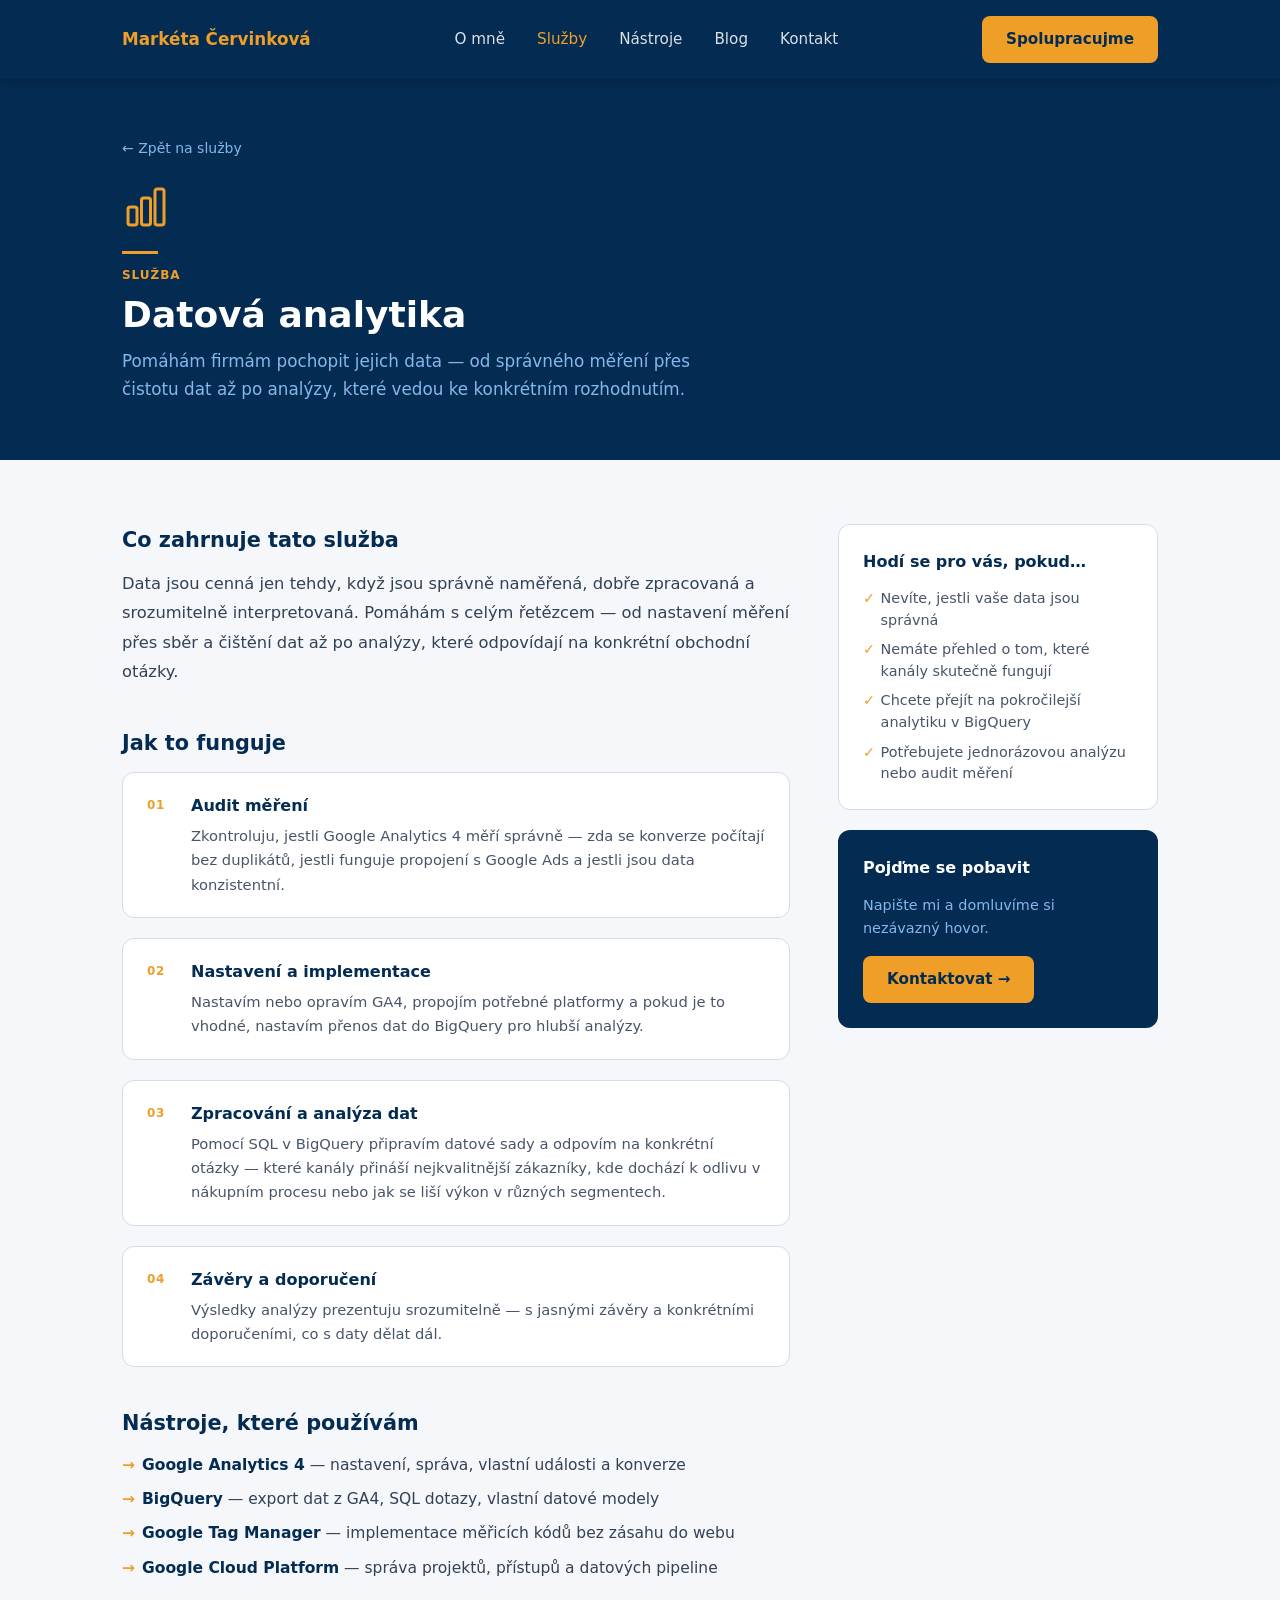
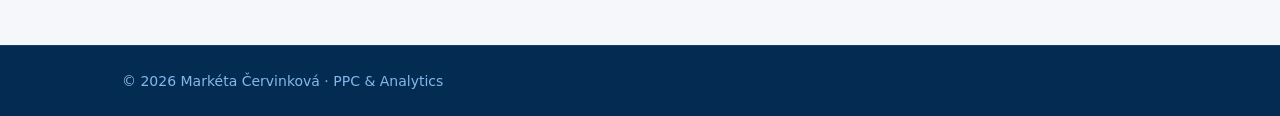
<file: sluzby/datova-analytika.html>
<!DOCTYPE html>
<html lang="cs">
  <head>
    <meta charset="UTF-8" />
    <meta name="viewport" content="width=device-width, initial-scale=1.0" />
    <title>Datová analytika — Markéta Červinková</title>
    <link rel="stylesheet" href="../css/style.css" />
    <link rel="stylesheet" href="../css/sluzby.css" />
  </head>
  <body>

    <header class="navbar">
      <div class="navbar__inner">
        <a href="../index.html" class="navbar__logo">Markéta Červinková</a>
        <nav class="navbar__links">
          <a href="../index.html#o-mne">O mně</a>
          <a href="../index.html#sluzby" class="navbar__link--active">Služby</a>
          <a href="../index.html#nastroje">Nástroje</a>
          <a href="../blog.html">Blog</a>
          <a href="../index.html#kontakt">Kontakt</a>
        </nav>
        <a href="../index.html#kontakt" class="btn btn--accent">Spolupracujme</a>
      </div>
    </header>

    <section class="service-header">
      <div class="section-inner">
        <a href="../index.html#sluzby" class="service-header__back">← Zpět na služby</a>
        <div class="service-header__icon">
          <svg xmlns="http://www.w3.org/2000/svg" fill="none" viewBox="0 0 24 24" stroke-width="1.5" stroke="currentColor">
            <path stroke-linecap="round" stroke-linejoin="round" d="M3 13.125C3 12.504 3.504 12 4.125 12h2.25c.621 0 1.125.504 1.125 1.125v6.75C7.5 20.496 6.996 21 6.375 21h-2.25A1.125 1.125 0 0 1 3 19.875v-6.75ZM9.75 8.625c0-.621.504-1.125 1.125-1.125h2.25c.621 0 1.125.504 1.125 1.125v11.25c0 .621-.504 1.125-1.125 1.125h-2.25a1.125 1.125 0 0 1-1.125-1.125V8.625ZM16.5 4.125c0-.621.504-1.125 1.125-1.125h2.25C20.496 3 21 3.504 21 4.125v15.75c0 .621-.504 1.125-1.125 1.125h-2.25a1.125 1.125 0 0 1-1.125-1.125V4.125Z" />
          </svg>
        </div>
        <div class="deco-bar"></div>
        <p class="section-label">Služba</p>
        <h1>Datová analytika</h1>
        <p class="service-header__sub">Pomáhám firmám pochopit jejich data — od správného měření přes čistotu dat až po analýzy, které vedou ke konkrétním rozhodnutím.</p>
      </div>
    </section>

    <section class="service-body">
      <div class="section-inner">

        <div class="service-grid">

          <div class="service-main">
            <h2>Co zahrnuje tato služba</h2>
            <p>Data jsou cenná jen tehdy, když jsou správně naměřená, dobře zpracovaná a srozumitelně interpretovaná. Pomáhám s celým řetězcem — od nastavení měření přes sběr a čištění dat až po analýzy, které odpovídají na konkrétní obchodní otázky.</p>

            <h2>Jak to funguje</h2>
            <div class="process">
              <div class="process__step">
                <span class="process__num">01</span>
                <div>
                  <strong>Audit měření</strong>
                  <p>Zkontroluju, jestli Google Analytics 4 měří správně — zda se konverze počítají bez duplikátů, jestli funguje propojení s Google Ads a jestli jsou data konzistentní.</p>
                </div>
              </div>
              <div class="process__step">
                <span class="process__num">02</span>
                <div>
                  <strong>Nastavení a implementace</strong>
                  <p>Nastavím nebo opravím GA4, propojím potřebné platformy a pokud je to vhodné, nastavím přenos dat do BigQuery pro hlubší analýzy.</p>
                </div>
              </div>
              <div class="process__step">
                <span class="process__num">03</span>
                <div>
                  <strong>Zpracování a analýza dat</strong>
                  <p>Pomocí SQL v BigQuery připravím datové sady a odpovím na konkrétní otázky — které kanály přináší nejkvalitnější zákazníky, kde dochází k odlivu v nákupním procesu nebo jak se liší výkon v různých segmentech.</p>
                </div>
              </div>
              <div class="process__step">
                <span class="process__num">04</span>
                <div>
                  <strong>Závěry a doporučení</strong>
                  <p>Výsledky analýzy prezentuju srozumitelně — s jasnými závěry a konkrétními doporučeními, co s daty dělat dál.</p>
                </div>
              </div>
            </div>

            <h2>Nástroje, které používám</h2>
            <ul class="service-list">
              <li><strong>Google Analytics 4</strong> — nastavení, správa, vlastní události a konverze</li>
              <li><strong>BigQuery</strong> — export dat z GA4, SQL dotazy, vlastní datové modely</li>
              <li><strong>Google Tag Manager</strong> — implementace měřicích kódů bez zásahu do webu</li>
              <li><strong>Google Cloud Platform</strong> — správa projektů, přístupů a datových pipeline</li>
            </ul>
          </div>

          <aside class="service-sidebar">
            <div class="sidebar-card">
              <h3>Hodí se pro vás, pokud…</h3>
              <ul>
                <li>Nevíte, jestli vaše data jsou správná</li>
                <li>Nemáte přehled o tom, které kanály skutečně fungují</li>
                <li>Chcete přejít na pokročilejší analytiku v BigQuery</li>
                <li>Potřebujete jednorázovou analýzu nebo audit měření</li>
              </ul>
            </div>
            <div class="sidebar-card sidebar-card--cta">
              <h3>Pojďme se pobavit</h3>
              <p>Napište mi a domluvíme si nezávazný hovor.</p>
              <a href="../index.html#kontakt" class="btn btn--accent">Kontaktovat →</a>
            </div>
          </aside>

        </div>
      </div>
    </section>

    <footer class="footer">
      <div class="footer__inner">
        <p>© 2026 Markéta Červinková · PPC & Analytics</p>
      </div>
    </footer>

  </body>
</html>
</file>
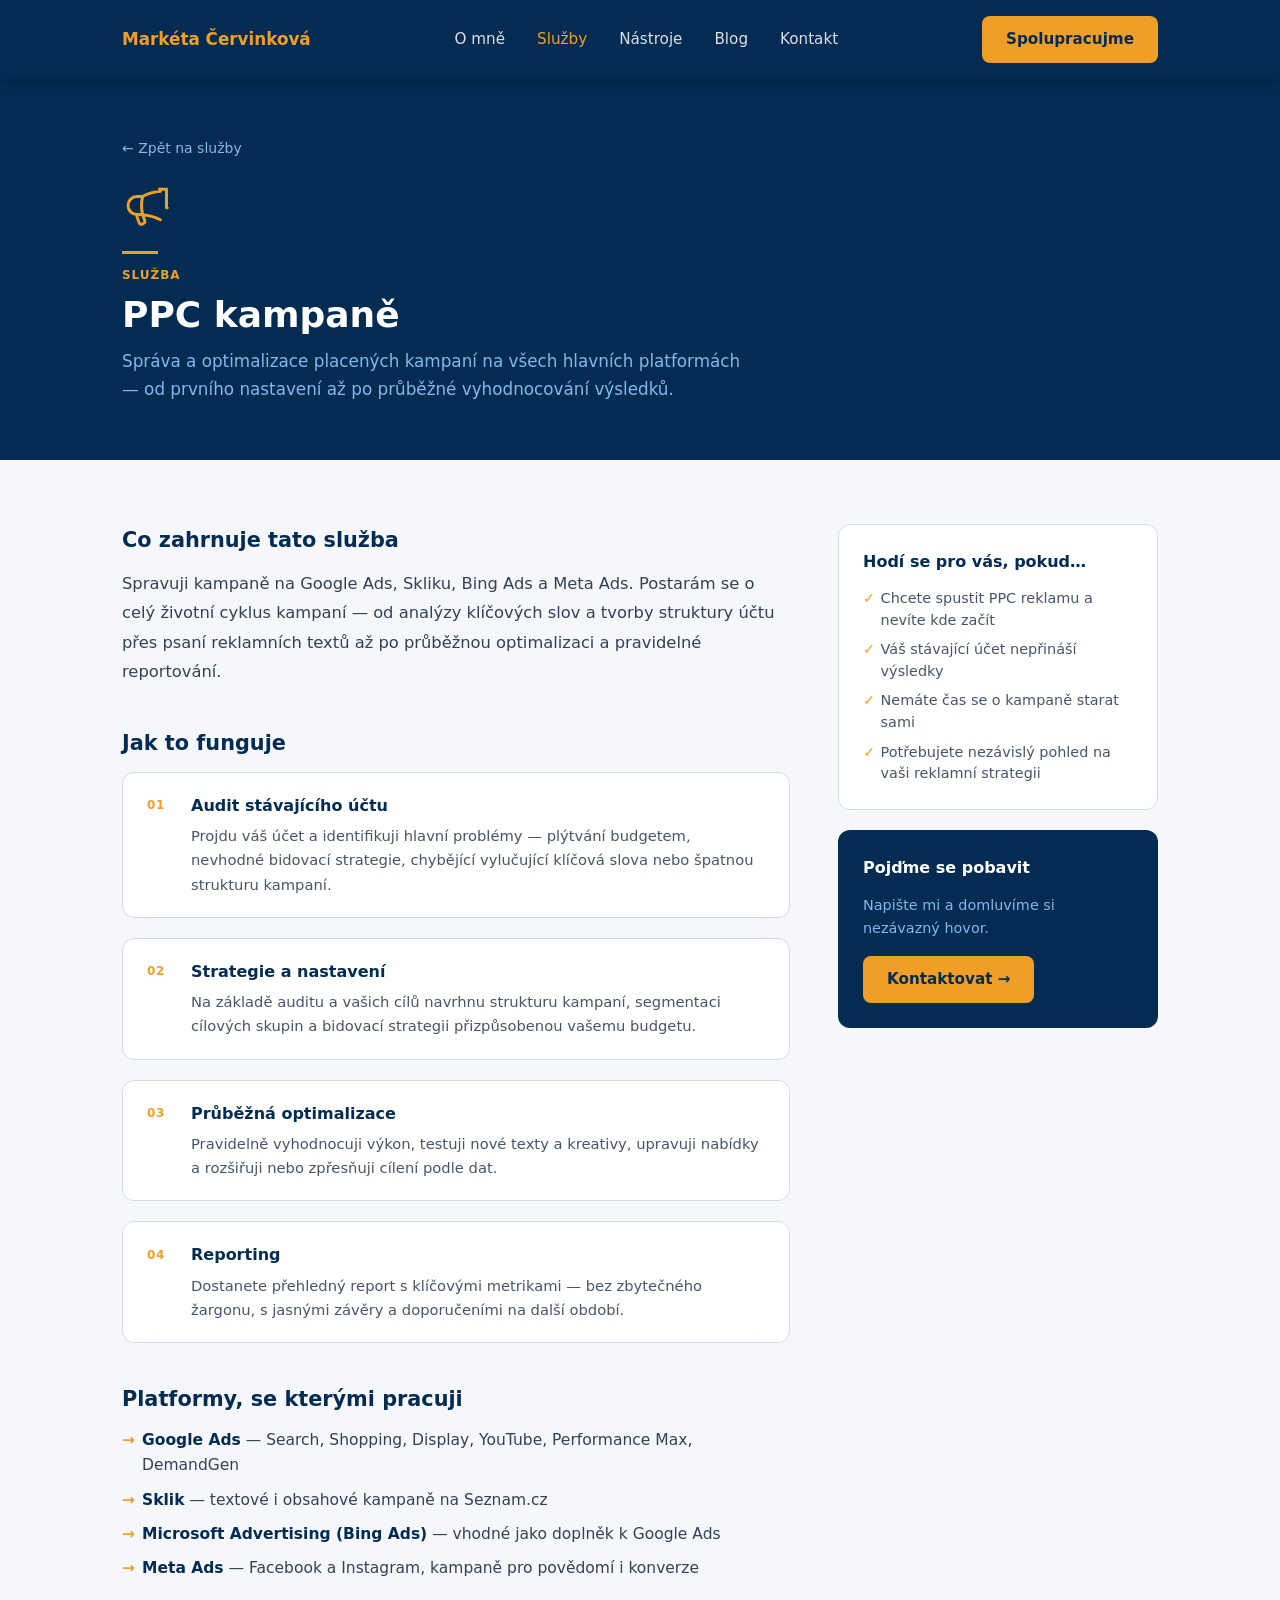
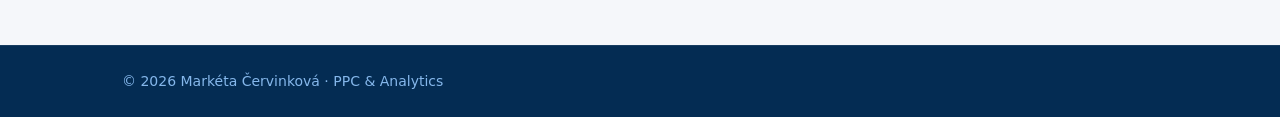
<file: sluzby/ppc-kampane.html>
<!DOCTYPE html>
<html lang="cs">
  <head>
    <meta charset="UTF-8" />
    <meta name="viewport" content="width=device-width, initial-scale=1.0" />
    <title>PPC kampaně — Markéta Červinková</title>
    <link rel="stylesheet" href="../css/style.css" />
    <link rel="stylesheet" href="../css/sluzby.css" />
  </head>
  <body>

    <header class="navbar">
      <div class="navbar__inner">
        <a href="../index.html" class="navbar__logo">Markéta Červinková</a>
        <nav class="navbar__links">
          <a href="../index.html#o-mne">O mně</a>
          <a href="../index.html#sluzby" class="navbar__link--active">Služby</a>
          <a href="../index.html#nastroje">Nástroje</a>
          <a href="../blog.html">Blog</a>
          <a href="../index.html#kontakt">Kontakt</a>
        </nav>
        <a href="../index.html#kontakt" class="btn btn--accent">Spolupracujme</a>
      </div>
    </header>

    <section class="service-header">
      <div class="section-inner">
        <a href="../index.html#sluzby" class="service-header__back">← Zpět na služby</a>
        <div class="service-header__icon">
          <svg xmlns="http://www.w3.org/2000/svg" fill="none" viewBox="0 0 24 24" stroke-width="1.5" stroke="currentColor">
            <path stroke-linecap="round" stroke-linejoin="round" d="M10.34 15.84c-.688-.06-1.386-.09-2.09-.09H7.5a4.5 4.5 0 1 1 0-9h.75c.704 0 1.402-.03 2.09-.09m0 9.18c.253.962.584 1.892.985 2.783.247.55.06 1.21-.463 1.511l-.657.38c-.551.318-1.26.117-1.527-.461a20.845 20.845 0 0 1-1.44-4.282m3.102.069a18.03 18.03 0 0 1-.59-4.59c0-1.586.205-3.124.59-4.59m0 9.18a23.848 23.848 0 0 1 8.835 2.535M10.34 6.66a23.847 23.847 0 0 1 8.835-2.535m0 0A23.74 23.74 0 0 1 18.795 3c1.167 0 2.32.08 3.455.237m0 9.18V3m0 9.18c.12.063.239.127.357.192" />
          </svg>
        </div>
        <div class="deco-bar"></div>
        <p class="section-label">Služba</p>
        <h1>PPC kampaně</h1>
        <p class="service-header__sub">Správa a optimalizace placených kampaní na všech hlavních platformách — od prvního nastavení až po průběžné vyhodnocování výsledků.</p>
      </div>
    </section>

    <section class="service-body">
      <div class="section-inner">

        <div class="service-grid">

          <div class="service-main">
            <h2>Co zahrnuje tato služba</h2>
            <p>Spravuji kampaně na Google Ads, Skliku, Bing Ads a Meta Ads. Postarám se o celý životní cyklus kampaní — od analýzy klíčových slov a tvorby struktury účtu přes psaní reklamních textů až po průběžnou optimalizaci a pravidelné reportování.</p>

            <h2>Jak to funguje</h2>
            <div class="process">
              <div class="process__step">
                <span class="process__num">01</span>
                <div>
                  <strong>Audit stávajícího účtu</strong>
                  <p>Projdu váš účet a identifikuji hlavní problémy — plýtvání budgetem, nevhodné bidovací strategie, chybějící vylučující klíčová slova nebo špatnou strukturu kampaní.</p>
                </div>
              </div>
              <div class="process__step">
                <span class="process__num">02</span>
                <div>
                  <strong>Strategie a nastavení</strong>
                  <p>Na základě auditu a vašich cílů navrhnu strukturu kampaní, segmentaci cílových skupin a bidovací strategii přizpůsobenou vašemu budgetu.</p>
                </div>
              </div>
              <div class="process__step">
                <span class="process__num">03</span>
                <div>
                  <strong>Průběžná optimalizace</strong>
                  <p>Pravidelně vyhodnocuji výkon, testuji nové texty a kreativy, upravuji nabídky a rozšiřuji nebo zpřesňuji cílení podle dat.</p>
                </div>
              </div>
              <div class="process__step">
                <span class="process__num">04</span>
                <div>
                  <strong>Reporting</strong>
                  <p>Dostanete přehledný report s klíčovými metrikami — bez zbytečného žargonu, s jasnými závěry a doporučeními na další období.</p>
                </div>
              </div>
            </div>

            <h2>Platformy, se kterými pracuji</h2>
            <ul class="service-list">
              <li><strong>Google Ads</strong> — Search, Shopping, Display, YouTube, Performance Max, DemandGen</li>
              <li><strong>Sklik</strong> — textové i obsahové kampaně na Seznam.cz</li>
              <li><strong>Microsoft Advertising (Bing Ads)</strong> — vhodné jako doplněk k Google Ads</li>
              <li><strong>Meta Ads</strong> — Facebook a Instagram, kampaně pro povědomí i konverze</li>
            </ul>
          </div>

          <aside class="service-sidebar">
            <div class="sidebar-card">
              <h3>Hodí se pro vás, pokud…</h3>
              <ul>
                <li>Chcete spustit PPC reklamu a nevíte kde začít</li>
                <li>Váš stávající účet nepřináší výsledky</li>
                <li>Nemáte čas se o kampaně starat sami</li>
                <li>Potřebujete nezávislý pohled na vaši reklamní strategii</li>
              </ul>
            </div>
            <div class="sidebar-card sidebar-card--cta">
              <h3>Pojďme se pobavit</h3>
              <p>Napište mi a domluvíme si nezávazný hovor.</p>
              <a href="../index.html#kontakt" class="btn btn--accent">Kontaktovat →</a>
            </div>
          </aside>

        </div>
      </div>
    </section>

    <footer class="footer">
      <div class="footer__inner">
        <p>© 2026 Markéta Červinková · PPC & Analytics</p>
      </div>
    </footer>

  </body>
</html>
</file>
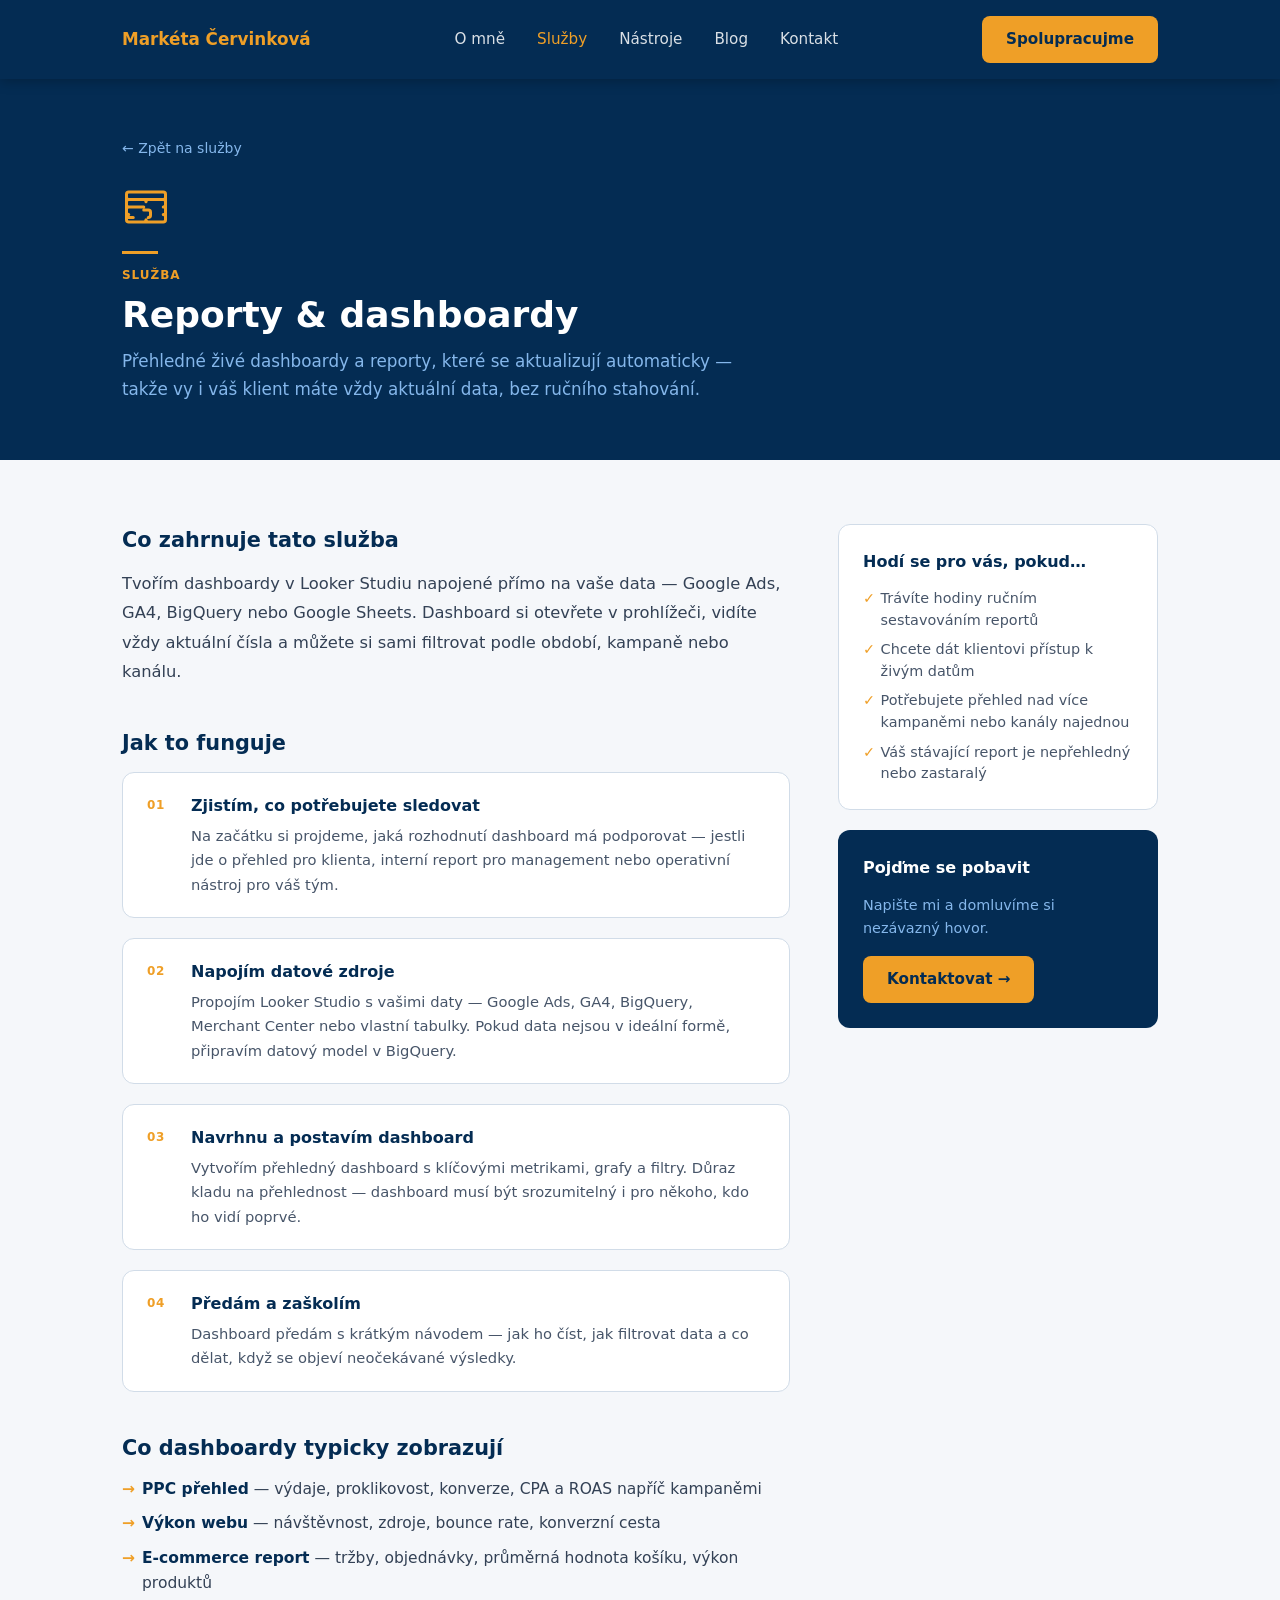
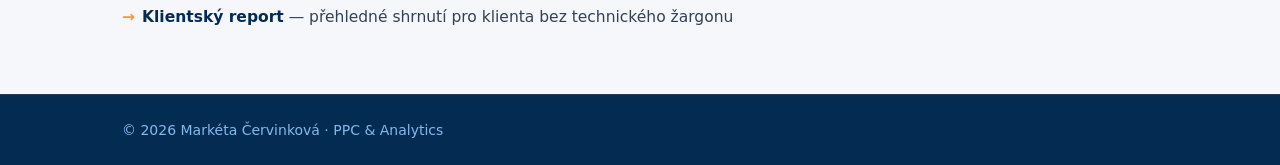
<file: sluzby/reporty-dashboardy.html>
<!DOCTYPE html>
<html lang="cs">
  <head>
    <meta charset="UTF-8" />
    <meta name="viewport" content="width=device-width, initial-scale=1.0" />
    <title>Reporty & dashboardy — Markéta Červinková</title>
    <link rel="stylesheet" href="../css/style.css" />
    <link rel="stylesheet" href="../css/sluzby.css" />
  </head>
  <body>

    <header class="navbar">
      <div class="navbar__inner">
        <a href="../index.html" class="navbar__logo">Markéta Červinková</a>
        <nav class="navbar__links">
          <a href="../index.html#o-mne">O mně</a>
          <a href="../index.html#sluzby" class="navbar__link--active">Služby</a>
          <a href="../index.html#nastroje">Nástroje</a>
          <a href="../blog.html">Blog</a>
          <a href="../index.html#kontakt">Kontakt</a>
        </nav>
        <a href="../index.html#kontakt" class="btn btn--accent">Spolupracujme</a>
      </div>
    </header>

    <section class="service-header">
      <div class="section-inner">
        <a href="../index.html#sluzby" class="service-header__back">← Zpět na služby</a>
        <div class="service-header__icon">
          <svg xmlns="http://www.w3.org/2000/svg" fill="none" viewBox="0 0 24 24" stroke-width="1.5" stroke="currentColor">
            <path stroke-linecap="round" stroke-linejoin="round" d="M3.375 19.5h17.25m-17.25 0a1.125 1.125 0 0 1-1.125-1.125M3.375 19.5h7.5c.621 0 1.125-.504 1.125-1.125m-9.75 0V5.625m0 12.75v-1.5c0-.621.504-1.125 1.125-1.125m18.375 2.625V5.625m0 12.75c0 .621-.504 1.125-1.125 1.125m1.125-1.125v-1.5c0-.621-.504-1.125-1.125-1.125m0 3.75h-7.5A1.125 1.125 0 0 1 12 18.375m9.75-12.75c0-.621-.504-1.125-1.125-1.125H3.375c-.621 0-1.125.504-1.125 1.125m19.5 0v1.5c0 .621-.504 1.125-1.125 1.125M2.25 5.625v1.5c0 .621.504 1.125 1.125 1.125m0 0h17.25m-17.25 0h7.5c.621 0 1.125.504 1.125 1.125M3.375 8.25c-.621 0-1.125.504-1.125 1.125v1.5c0 .621.504 1.125 1.125 1.125m17.25-3.75h-7.5c-.621 0-1.125.504-1.125 1.125m8.625-1.125c.621 0 1.125.504 1.125 1.125v1.5c0 .621-.504 1.125-1.125 1.125m-17.25 0h7.5m-7.5 0c-.621 0-1.125.504-1.125 1.125v1.5c0 .621.504 1.125 1.125 1.125m9.75-2.25h-2.25m2.25 0c.621 0 1.125.504 1.125 1.125v1.5c0 .621-.504 1.125-1.125 1.125m-9.75 0h2.25" />
          </svg>
        </div>
        <div class="deco-bar"></div>
        <p class="section-label">Služba</p>
        <h1>Reporty & dashboardy</h1>
        <p class="service-header__sub">Přehledné živé dashboardy a reporty, které se aktualizují automaticky — takže vy i váš klient máte vždy aktuální data, bez ručního stahování.</p>
      </div>
    </section>

    <section class="service-body">
      <div class="section-inner">

        <div class="service-grid">

          <div class="service-main">
            <h2>Co zahrnuje tato služba</h2>
            <p>Tvořím dashboardy v Looker Studiu napojené přímo na vaše data — Google Ads, GA4, BigQuery nebo Google Sheets. Dashboard si otevřete v prohlížeči, vidíte vždy aktuální čísla a můžete si sami filtrovat podle období, kampaně nebo kanálu.</p>

            <h2>Jak to funguje</h2>
            <div class="process">
              <div class="process__step">
                <span class="process__num">01</span>
                <div>
                  <strong>Zjistím, co potřebujete sledovat</strong>
                  <p>Na začátku si projdeme, jaká rozhodnutí dashboard má podporovat — jestli jde o přehled pro klienta, interní report pro management nebo operativní nástroj pro váš tým.</p>
                </div>
              </div>
              <div class="process__step">
                <span class="process__num">02</span>
                <div>
                  <strong>Napojím datové zdroje</strong>
                  <p>Propojím Looker Studio s vašimi daty — Google Ads, GA4, BigQuery, Merchant Center nebo vlastní tabulky. Pokud data nejsou v ideální formě, připravím datový model v BigQuery.</p>
                </div>
              </div>
              <div class="process__step">
                <span class="process__num">03</span>
                <div>
                  <strong>Navrhnu a postavím dashboard</strong>
                  <p>Vytvořím přehledný dashboard s klíčovými metrikami, grafy a filtry. Důraz kladu na přehlednost — dashboard musí být srozumitelný i pro někoho, kdo ho vidí poprvé.</p>
                </div>
              </div>
              <div class="process__step">
                <span class="process__num">04</span>
                <div>
                  <strong>Předám a zaškolím</strong>
                  <p>Dashboard předám s krátkým návodem — jak ho číst, jak filtrovat data a co dělat, když se objeví neočekávané výsledky.</p>
                </div>
              </div>
            </div>

            <h2>Co dashboardy typicky zobrazují</h2>
            <ul class="service-list">
              <li><strong>PPC přehled</strong> — výdaje, proklikovost, konverze, CPA a ROAS napříč kampaněmi</li>
              <li><strong>Výkon webu</strong> — návštěvnost, zdroje, bounce rate, konverzní cesta</li>
              <li><strong>E-commerce report</strong> — tržby, objednávky, průměrná hodnota košíku, výkon produktů</li>
              <li><strong>Klientský report</strong> — přehledné shrnutí pro klienta bez technického žargonu</li>
            </ul>
          </div>

          <aside class="service-sidebar">
            <div class="sidebar-card">
              <h3>Hodí se pro vás, pokud…</h3>
              <ul>
                <li>Trávíte hodiny ručním sestavováním reportů</li>
                <li>Chcete dát klientovi přístup k živým datům</li>
                <li>Potřebujete přehled nad více kampaněmi nebo kanály najednou</li>
                <li>Váš stávající report je nepřehledný nebo zastaralý</li>
              </ul>
            </div>
            <div class="sidebar-card sidebar-card--cta">
              <h3>Pojďme se pobavit</h3>
              <p>Napište mi a domluvíme si nezávazný hovor.</p>
              <a href="../index.html#kontakt" class="btn btn--accent">Kontaktovat →</a>
            </div>
          </aside>

        </div>
      </div>
    </section>

    <footer class="footer">
      <div class="footer__inner">
        <p>© 2026 Markéta Červinková · PPC & Analytics</p>
      </div>
    </footer>

  </body>
</html>
</file>
<file: css/style.css>
*, *::before, *::after {
  box-sizing: border-box;
  margin: 0;
  padding: 0;
}

:root {
  --primary:        #042C53;
  --accent:         #EF9F27;
  --light-blue:     #85B7EB;
  --chip-blue-bg:   #E6F1FB;
  --chip-blue-text: #0C447C;
  --chip-gold-bg:   #FAEEDA;
  --chip-gold-text: #633806;
  --text:           #1e293b;
  --bg:             #ffffff;
  --bg-gray:        #f5f7fa;
  --font:           system-ui, sans-serif;
  --max-width:      1100px;
}

html {
  scroll-behavior: smooth;
}

body {
  font-family: var(--font);
  color: var(--text);
  background: var(--bg);
  line-height: 1.6;
}

/* ── LAYOUT ── */
.section-inner {
  max-width: var(--max-width);
  margin: 0 auto;
  padding: 5rem 2rem;
}

/* ── DECORATIVE BAR ── */
.deco-bar {
  width: 36px;
  height: 3px;
  background: var(--accent);
  margin-bottom: 0.75rem;
}

/* ── SECTION LABEL ── */
.section-label {
  display: block;
  font-size: 0.75rem;
  font-weight: 700;
  letter-spacing: 0.08em;
  text-transform: uppercase;
  color: var(--accent);
  margin-bottom: 0.5rem;
}

/* ── HEADINGS ── */
h2 {
  font-size: 2rem;
  font-weight: 700;
  margin-bottom: 1.75rem;
  color: inherit;
}

/* ── BUTTONS ── */
.btn {
  display: inline-block;
  padding: 0.7rem 1.5rem;
  border-radius: 8px;
  font-weight: 600;
  font-size: 0.95rem;
  font-family: var(--font);
  text-decoration: none;
  cursor: pointer;
  border: none;
  transition: opacity 0.2s, transform 0.15s;
}
.btn:hover {
  opacity: 0.88;
  transform: translateY(-1px);
}

.btn--accent {
  background: var(--accent);
  color: var(--primary);
}

/* ════════════════════════════
   NAVIGACE
════════════════════════════ */
.navbar {
  position: sticky;
  top: 0;
  z-index: 100;
  background: var(--primary);
  box-shadow: 0 2px 12px rgba(0, 0, 0, 0.25);
}

.navbar__inner {
  max-width: var(--max-width);
  margin: 0 auto;
  padding: 1rem 2rem;
  display: flex;
  align-items: center;
  gap: 2rem;
}

.navbar__logo {
  color: var(--accent);
  font-weight: 700;
  font-size: 1.05rem;
  text-decoration: none;
  white-space: nowrap;
  flex-shrink: 0;
}

.navbar__links {
  flex: 1;
  display: flex;
  justify-content: center;
  gap: 2rem;
}

.navbar__links a {
  color: rgba(255, 255, 255, 0.85);
  text-decoration: none;
  font-size: 0.95rem;
  transition: color 0.2s;
}
.navbar__links a:hover {
  color: var(--accent);
}

/* ════════════════════════════
   HERO
════════════════════════════ */
.hero {
  background: var(--primary);
  color: #fff;
}

.hero .section-inner {
  padding-top: 6rem;
  padding-bottom: 6rem;
}

.hero__content {
  display: flex;
  align-items: center;
  gap: 4rem;
}

.hero__text {
  flex: 1;
}

.hero__text h1 {
  font-size: 2.5rem;
  font-weight: 800;
  line-height: 1.2;
  color: #fff;
  margin-bottom: 1.25rem;
}

.hero__sub {
  color: var(--light-blue);
  font-size: 1.05rem;
  margin-bottom: 2rem;
  max-width: 520px;
}

.hero__stats {
  display: flex;
  gap: 1rem;
  margin-top: 2.5rem;
}

.hero__stat {
  display: flex;
  flex-direction: column;
  gap: 0.3rem;
  padding: 1rem 1.5rem;
  border: 1px solid rgba(133, 183, 235, 0.25);
  border-radius: 10px;
  background: rgba(255, 255, 255, 0.04);
}

.hero__stat-value {
  font-size: 2rem;
  font-weight: 800;
  color: var(--accent);
  line-height: 1.1;
  white-space: nowrap;
}

.hero__stat-label {
  font-size: 0.9rem;
  color: var(--light-blue);
  line-height: 1.3;
}

.hero__avatar {
  flex-shrink: 0;
}

.avatar {
  width: 300px;
  height: 300px;
  border-radius: 50%;
  border: 3px solid var(--accent);
  object-fit: cover;
  object-position: center top;
  display: block;
}

/* ════════════════════════════
   O MNĚ
════════════════════════════ */
.about {
  background: var(--bg);
}

.about__content {
  display: grid;
  grid-template-columns: 1fr 300px;
  gap: 4rem;
  align-items: start;
}

.about__text {
  font-size: 1.05rem;
  line-height: 1.85;
  color: #334155;
}
.about__text p {
  margin-bottom: 1.25rem;
}
.about__text p:last-child {
  margin-bottom: 0;
}

.about__values {
  display: flex;
  flex-direction: column;
  gap: 1.25rem;
}

.about__value {
  display: flex;
  gap: 1rem;
  align-items: flex-start;
  background: var(--bg-gray);
  border-radius: 10px;
  padding: 1rem 1.1rem;
}

.about__value-icon {
  flex-shrink: 0;
  width: 22px;
  height: 22px;
  color: var(--accent);
  padding-top: 0.1rem;
}
.about__value-icon svg {
  width: 100%;
  height: 100%;
}

.about__value strong {
  display: block;
  font-size: 0.9rem;
  font-weight: 700;
  color: var(--primary);
  margin-bottom: 0.2rem;
}
.about__value p {
  font-size: 0.85rem;
  color: #64748b;
  line-height: 1.5;
  margin: 0;
}

@media (max-width: 768px) {
  .about__content {
    grid-template-columns: 1fr;
    gap: 2rem;
  }
}

/* ════════════════════════════
   SLUŽBY
════════════════════════════ */
.services {
  background: var(--bg-gray);
}

.cards {
  display: grid;
  grid-template-columns: repeat(3, 1fr);
  gap: 1.5rem;
}

.card {
  background: #fff;
  border: 0.5px solid #d1dce8;
  border-radius: 12px;
  padding: 2rem 1.5rem;
  transition: box-shadow 0.2s, transform 0.15s;
  position: relative;
  display: flex;
  flex-direction: column;
}
.card:hover {
  box-shadow: 0 4px 20px rgba(4, 44, 83, 0.1);
  transform: translateY(-2px);
}

.card__icon {
  width: 40px;
  height: 40px;
  color: var(--accent);
  margin-bottom: 1rem;
}
.card__icon svg {
  width: 100%;
  height: 100%;
}

.card h3 {
  font-size: 1.1rem;
  font-weight: 700;
  color: var(--primary);
  margin-bottom: 0.5rem;
}

.card p {
  color: #475569;
  font-size: 0.95rem;
  line-height: 1.65;
  flex: 1;
}

.card__link {
  display: inline-block;
  margin-top: 1.25rem;
  font-size: 0.875rem;
  font-weight: 600;
  color: #185FA5;
  text-decoration: none;
  transition: opacity 0.2s;
  position: relative;
  z-index: 1;
}
.card__link:hover { opacity: 0.75; }
.card__link::after {
  content: '';
  position: absolute;
  inset: -2rem -1.5rem;
  border-radius: 12px;
}

/* ════════════════════════════
   NÁSTROJE
════════════════════════════ */
.tools {
  background: var(--bg);
}

.tools-group {
  margin-bottom: 2.5rem;
}
.tools-group:last-child {
  margin-bottom: 0;
}

.tools-group__label {
  font-size: 0.75rem;
  font-weight: 700;
  letter-spacing: 0.06em;
  text-transform: uppercase;
  color: #94a3b8;
  margin-bottom: 1rem;
}

.tools-grid {
  display: flex;
  flex-wrap: wrap;
  gap: 1rem;
}

.tool-card {
  display: flex;
  flex-direction: column;
  align-items: center;
  justify-content: center;
  gap: 0.6rem;
  background: #fff;
  border: 0.5px solid #d1dce8;
  border-radius: 12px;
  padding: 1.25rem 1rem;
  width: 130px;
  transition: box-shadow 0.2s, transform 0.15s, border-color 0.2s;
  cursor: default;
}
.tool-card:hover {
  box-shadow: 0 4px 16px rgba(4, 44, 83, 0.1);
  transform: translateY(-2px);
  border-color: var(--accent);
}

.tool-card__logo {
  width: 40px;
  height: 40px;
  object-fit: contain;
}

.tool-card__letter {
  width: 40px;
  height: 40px;
  border-radius: 10px;
  background: var(--chip-blue-bg);
  color: var(--chip-blue-text);
  display: flex;
  align-items: center;
  justify-content: center;
  font-weight: 800;
  font-size: 0.9rem;
  letter-spacing: -0.01em;
}

.tool-card__name {
  font-size: 0.78rem;
  font-weight: 600;
  color: var(--text);
  text-align: center;
  line-height: 1.3;
}

/* zachováme chipy pro blog */
.chip {
  padding: 0.4rem 1.1rem;
  border-radius: 999px;
  font-size: 0.875rem;
  font-weight: 600;
}

.chip--blue {
  background: var(--chip-blue-bg);
  color: var(--chip-blue-text);
}

.chip--gold {
  background: var(--chip-gold-bg);
  color: var(--chip-gold-text);
}

/* ════════════════════════════
   BLOG PREVIEW
════════════════════════════ */
.blog-preview {
  background: var(--bg);
}

.blog-preview__grid {
  display: grid;
  grid-template-columns: repeat(3, 1fr);
  gap: 1.5rem;
  margin-bottom: 2.5rem;
}

.blog-card {
  background: #fff;
  border: 0.5px solid #d1dce8;
  border-radius: 12px;
  padding: 1.75rem 1.5rem;
  display: flex;
  flex-direction: column;
  gap: 0.75rem;
  transition: box-shadow 0.2s, transform 0.15s;
  position: relative;
}
.blog-card:hover {
  box-shadow: 0 4px 20px rgba(4, 44, 83, 0.1);
  transform: translateY(-2px);
}

.blog-card__tag {
  display: inline-block;
  padding: 0.25rem 0.75rem;
  border-radius: 999px;
  font-size: 0.75rem;
  font-weight: 600;
  background: var(--chip-gold-bg);
  color: var(--chip-gold-text);
  align-self: flex-start;
}

.blog-card__title {
  font-size: 1rem;
  font-weight: 500;
  line-height: 1.4;
  margin: 0;
}
.blog-card__title a {
  color: var(--primary);
  text-decoration: none;
  transition: color 0.2s;
}
.blog-card__title a::after {
  content: '';
  position: absolute;
  inset: 0;
  border-radius: 12px;
}
.blog-card:hover .blog-card__title a {
  color: var(--accent);
}

.blog-card__perex {
  font-size: 0.9rem;
  color: #64748b;
  line-height: 1.65;
  flex: 1;
}

.blog-card__footer {
  display: flex;
  justify-content: space-between;
  align-items: center;
  margin-top: auto;
  padding-top: 0.5rem;
  border-top: 1px solid #f1f5f9;
}

.blog-card__date {
  font-size: 0.78rem;
  color: #94a3b8;
}

.blog-card__link {
  font-size: 0.85rem;
  font-weight: 600;
  color: #185FA5;
  text-decoration: none;
  transition: opacity 0.2s;
  position: relative;
  z-index: 1;
}
.blog-card__link:hover {
  opacity: 0.75;
}

.blog-preview__cta {
  text-align: center;
}

.btn--outline {
  background: transparent;
  border: 2px solid var(--primary);
  color: var(--primary);
}
.btn--outline:hover {
  background: var(--primary);
  color: #fff;
  opacity: 1;
}

@media (max-width: 768px) {
  .blog-preview__grid {
    grid-template-columns: 1fr;
  }
}

/* ════════════════════════════
   KONTAKT
════════════════════════════ */
.contact {
  background: var(--primary);
  color: #fff;
  text-align: center;
}

.contact h2 {
  color: #fff;
}

.contact .section-label {
  color: var(--light-blue);
}

.contact .deco-bar {
  margin-left: auto;
  margin-right: auto;
}

.form {
  display: flex;
  flex-direction: column;
  gap: 1rem;
  max-width: 600px;
  margin: 0 auto;
}

.form__row {
  display: grid;
  grid-template-columns: 1fr 1fr;
  gap: 1rem;
}

.form__input {
  width: 100%;
  padding: 0.75rem 1rem;
  border-radius: 8px;
  border: 1px solid rgba(255, 255, 255, 0.2);
  background: rgba(255, 255, 255, 0.07);
  color: #fff;
  font-size: 0.95rem;
  font-family: var(--font);
  outline: none;
  transition: border-color 0.2s, background 0.2s;
}
.form__input::placeholder {
  color: var(--light-blue);
  opacity: 0.8;
}
.form__input:focus {
  border-color: var(--accent);
  background: rgba(255, 255, 255, 0.1);
}

.form__textarea {
  resize: vertical;
  min-height: 120px;
}

/* ════════════════════════════
   FOOTER
════════════════════════════ */
.footer {
  background: var(--primary);
  border-top: 1px solid rgba(255, 255, 255, 0.08);
  color: var(--light-blue);
  font-size: 0.875rem;
}

.footer__inner {
  max-width: var(--max-width);
  margin: 0 auto;
  padding: 1.5rem 2rem;
}

/* ════════════════════════════
   RESPONSIVE
════════════════════════════ */
@media (max-width: 768px) {
  .navbar__links {
    display: none;
  }

  .hero .section-inner {
    padding-top: 4rem;
    padding-bottom: 4rem;
  }

  .hero__content {
    flex-direction: column-reverse;
    text-align: center;
    gap: 2.5rem;
  }

  .hero__text h1 {
    font-size: 1.8rem;
  }

  .hero__sub {
    margin-left: auto;
    margin-right: auto;
  }

  .hero__stats {
    flex-direction: column;
    gap: 0.75rem;
  }

  .cards {
    grid-template-columns: 1fr;
  }

  .form__row {
    grid-template-columns: 1fr;
  }
}
</file>
<file: css/blog.css>
/* ════════════════════════════
   BLOG — sdílené styly
   (načítá se na blog.html i blog/*.html)
════════════════════════════ */

/* ── PAGE HEADER ── */
.page-header {
  background: var(--primary);
  color: #fff;
}
.page-header .section-inner {
  padding-top: 4rem;
  padding-bottom: 4rem;
}
.page-header h1 {
  font-size: 2.25rem;
  font-weight: 800;
  color: #fff;
  margin-bottom: 0.75rem;
}
.page-header__sub {
  color: var(--light-blue);
  font-size: 1.05rem;
  max-width: 560px;
}

/* ── NAVBAR ACTIVE LINK ── */
.navbar__link--active {
  color: var(--accent) !important;
}

/* ════════════════════════════
   BLOG — seznam článků
════════════════════════════ */
.blog-main {
  background: var(--bg-gray);
  min-height: 60vh;
}
.blog-main .section-inner {
  padding-top: 3.5rem;
  padding-bottom: 4rem;
}

.article-list {
  display: flex;
  flex-direction: column;
  gap: 1.5rem;
}

.article-card {
  background: #fff;
  border: 0.5px solid #d1dce8;
  border-radius: 12px;
  padding: 2rem 2rem 1.75rem;
  border-left: 4px solid var(--accent);
  transition: box-shadow 0.2s, transform 0.15s;
}
.article-card:hover {
  box-shadow: 0 4px 20px rgba(4, 44, 83, 0.1);
  transform: translateY(-2px);
}

.article-card__meta {
  display: flex;
  align-items: center;
  gap: 0.75rem;
  margin-bottom: 0.75rem;
}

.article-card__date {
  font-size: 0.8rem;
  color: #64748b;
}

.article-card__title {
  font-size: 1.3rem;
  font-weight: 700;
  margin-bottom: 0.6rem;
  line-height: 1.3;
}
.article-card__title a {
  color: var(--primary);
  text-decoration: none;
  transition: color 0.2s;
}
.article-card__title a:hover {
  color: var(--accent);
}

.article-card__excerpt {
  color: #475569;
  font-size: 0.97rem;
  line-height: 1.7;
  margin-bottom: 1.1rem;
  max-width: 760px;
}

.article-card__link {
  font-size: 0.9rem;
  font-weight: 600;
  color: var(--primary);
  text-decoration: none;
  transition: color 0.2s;
}
.article-card__link:hover {
  color: var(--accent);
}

/* ════════════════════════════
   ČLÁNEK — detail stránky
════════════════════════════ */
.article-header {
  background: var(--primary);
  color: #fff;
}
.article-header .section-inner {
  padding-top: 3.5rem;
  padding-bottom: 3.5rem;
}
.article-header__back {
  display: inline-block;
  color: var(--light-blue);
  text-decoration: none;
  font-size: 0.875rem;
  margin-bottom: 1.5rem;
  transition: color 0.2s;
}
.article-header__back:hover {
  color: var(--accent);
}
.article-header h1 {
  font-size: 2.1rem;
  font-weight: 800;
  color: #fff;
  line-height: 1.25;
  margin-bottom: 1rem;
  max-width: 720px;
}
.article-header__meta {
  display: flex;
  align-items: center;
  gap: 1rem;
  flex-wrap: wrap;
}
.article-header__date {
  color: var(--light-blue);
  font-size: 0.875rem;
}
.article-header__author {
  color: var(--light-blue);
  font-size: 0.875rem;
}

/* ── ARTICLE BODY ── */
.article-body {
  background: var(--bg);
}
.article-body .section-inner {
  padding-top: 3.5rem;
  padding-bottom: 4rem;
  max-width: 760px;
}

.article-content {
  font-size: 1.05rem;
  line-height: 1.85;
  color: #334155;
}
.article-content h2 {
  font-size: 1.4rem;
  font-weight: 700;
  color: var(--primary);
  margin-top: 2.5rem;
  margin-bottom: 0.75rem;
}
.article-content p {
  margin-bottom: 1.25rem;
}
.article-content ul,
.article-content ol {
  margin: 0 0 1.25rem 1.5rem;
}
.article-content li {
  margin-bottom: 0.4rem;
}
.article-content strong {
  color: var(--primary);
  font-weight: 600;
}
.article-content .tip {
  background: var(--chip-blue-bg);
  border-left: 4px solid var(--chip-blue-text);
  border-radius: 0 8px 8px 0;
  padding: 1rem 1.25rem;
  margin: 1.5rem 0;
  color: var(--chip-blue-text);
  font-size: 0.97rem;
}
.article-content .tip strong {
  color: var(--chip-blue-text);
}

/* ── ARTICLE FOOTER NAV ── */
.article-nav {
  margin-top: 3rem;
  padding-top: 2rem;
  border-top: 1px solid #e2e8f0;
  display: flex;
  justify-content: space-between;
  align-items: center;
  flex-wrap: wrap;
  gap: 1rem;
}
.article-nav a {
  color: var(--primary);
  font-weight: 600;
  text-decoration: none;
  font-size: 0.95rem;
  transition: color 0.2s;
}
.article-nav a:hover {
  color: var(--accent);
}

/* ── RESPONSIVE ── */
@media (max-width: 768px) {
  .article-header h1 {
    font-size: 1.6rem;
  }
  .page-header h1 {
    font-size: 1.75rem;
  }
}
</file>
<file: css/sluzby.css>
/* ════════════════════════════
   STRÁNKY SLUŽEB
════════════════════════════ */

.navbar__link--active {
  color: var(--accent) !important;
}

/* ── SERVICE HEADER ── */
.service-header {
  background: var(--primary);
  color: #fff;
}
.service-header .section-inner {
  padding-top: 3.5rem;
  padding-bottom: 3.5rem;
}
.service-header__back {
  display: inline-block;
  color: var(--light-blue);
  text-decoration: none;
  font-size: 0.875rem;
  margin-bottom: 1.5rem;
  transition: color 0.2s;
}
.service-header__back:hover { color: var(--accent); }

.service-header__icon {
  width: 48px;
  height: 48px;
  color: var(--accent);
  margin-bottom: 1.25rem;
}
.service-header__icon svg {
  width: 100%;
  height: 100%;
}

.service-header h1 {
  font-size: 2.25rem;
  font-weight: 800;
  color: #fff;
  margin-bottom: 0.75rem;
  line-height: 1.2;
}
.service-header__sub {
  color: var(--light-blue);
  font-size: 1.05rem;
  max-width: 620px;
  line-height: 1.65;
}

/* ── SERVICE BODY ── */
.service-body {
  background: var(--bg-gray);
}
.service-body .section-inner {
  padding-top: 4rem;
  padding-bottom: 4rem;
}

.service-grid {
  display: grid;
  grid-template-columns: 1fr 320px;
  gap: 3rem;
  align-items: start;
}

/* ── MAIN CONTENT ── */
.service-main h2 {
  font-size: 1.3rem;
  font-weight: 700;
  color: var(--primary);
  margin-top: 2.5rem;
  margin-bottom: 0.75rem;
}
.service-main h2:first-child { margin-top: 0; }

.service-main > p {
  font-size: 1.02rem;
  color: #334155;
  line-height: 1.8;
  margin-bottom: 0.5rem;
}

/* ── PROCESS STEPS ── */
.process {
  display: flex;
  flex-direction: column;
  gap: 1.25rem;
  margin-bottom: 0.5rem;
}
.process__step {
  display: flex;
  gap: 1.25rem;
  align-items: flex-start;
  background: #fff;
  border: 0.5px solid #d1dce8;
  border-radius: 12px;
  padding: 1.25rem 1.5rem;
}
.process__num {
  font-size: 0.75rem;
  font-weight: 800;
  color: var(--accent);
  letter-spacing: 0.05em;
  flex-shrink: 0;
  padding-top: 0.2rem;
  width: 24px;
}
.process__step strong {
  display: block;
  font-size: 1rem;
  font-weight: 700;
  color: var(--primary);
  margin-bottom: 0.35rem;
}
.process__step p {
  font-size: 0.92rem;
  color: #475569;
  line-height: 1.65;
  margin: 0;
}

/* ── SERVICE LIST ── */
.service-list {
  list-style: none;
  padding: 0;
  display: flex;
  flex-direction: column;
  gap: 0.6rem;
}
.service-list li {
  padding-left: 1.25rem;
  position: relative;
  font-size: 0.97rem;
  color: #334155;
  line-height: 1.6;
}
.service-list li::before {
  content: '→';
  position: absolute;
  left: 0;
  color: var(--accent);
  font-weight: 700;
}
.service-list strong {
  color: var(--primary);
}

/* ── SIDEBAR ── */
.service-sidebar {
  display: flex;
  flex-direction: column;
  gap: 1.25rem;
  position: sticky;
  top: 6rem;
}

.sidebar-card {
  background: #fff;
  border: 0.5px solid #d1dce8;
  border-radius: 12px;
  padding: 1.5rem;
}
.sidebar-card h3 {
  font-size: 1rem;
  font-weight: 700;
  color: var(--primary);
  margin-bottom: 0.85rem;
}
.sidebar-card ul {
  list-style: none;
  padding: 0;
  display: flex;
  flex-direction: column;
  gap: 0.5rem;
}
.sidebar-card ul li {
  font-size: 0.9rem;
  color: #475569;
  padding-left: 1.1rem;
  position: relative;
  line-height: 1.5;
}
.sidebar-card ul li::before {
  content: '✓';
  position: absolute;
  left: 0;
  color: var(--accent);
  font-weight: 700;
}
.sidebar-card p {
  font-size: 0.9rem;
  color: #475569;
  line-height: 1.6;
  margin-bottom: 1rem;
}

.sidebar-card--cta {
  background: var(--primary);
  border-color: transparent;
}
.sidebar-card--cta h3 { color: #fff; }
.sidebar-card--cta p  { color: var(--light-blue); }

/* ── RESPONSIVE ── */
@media (max-width: 900px) {
  .service-grid {
    grid-template-columns: 1fr;
  }
  .service-sidebar {
    position: static;
  }
  .service-header h1 {
    font-size: 1.75rem;
  }
}
</file>
